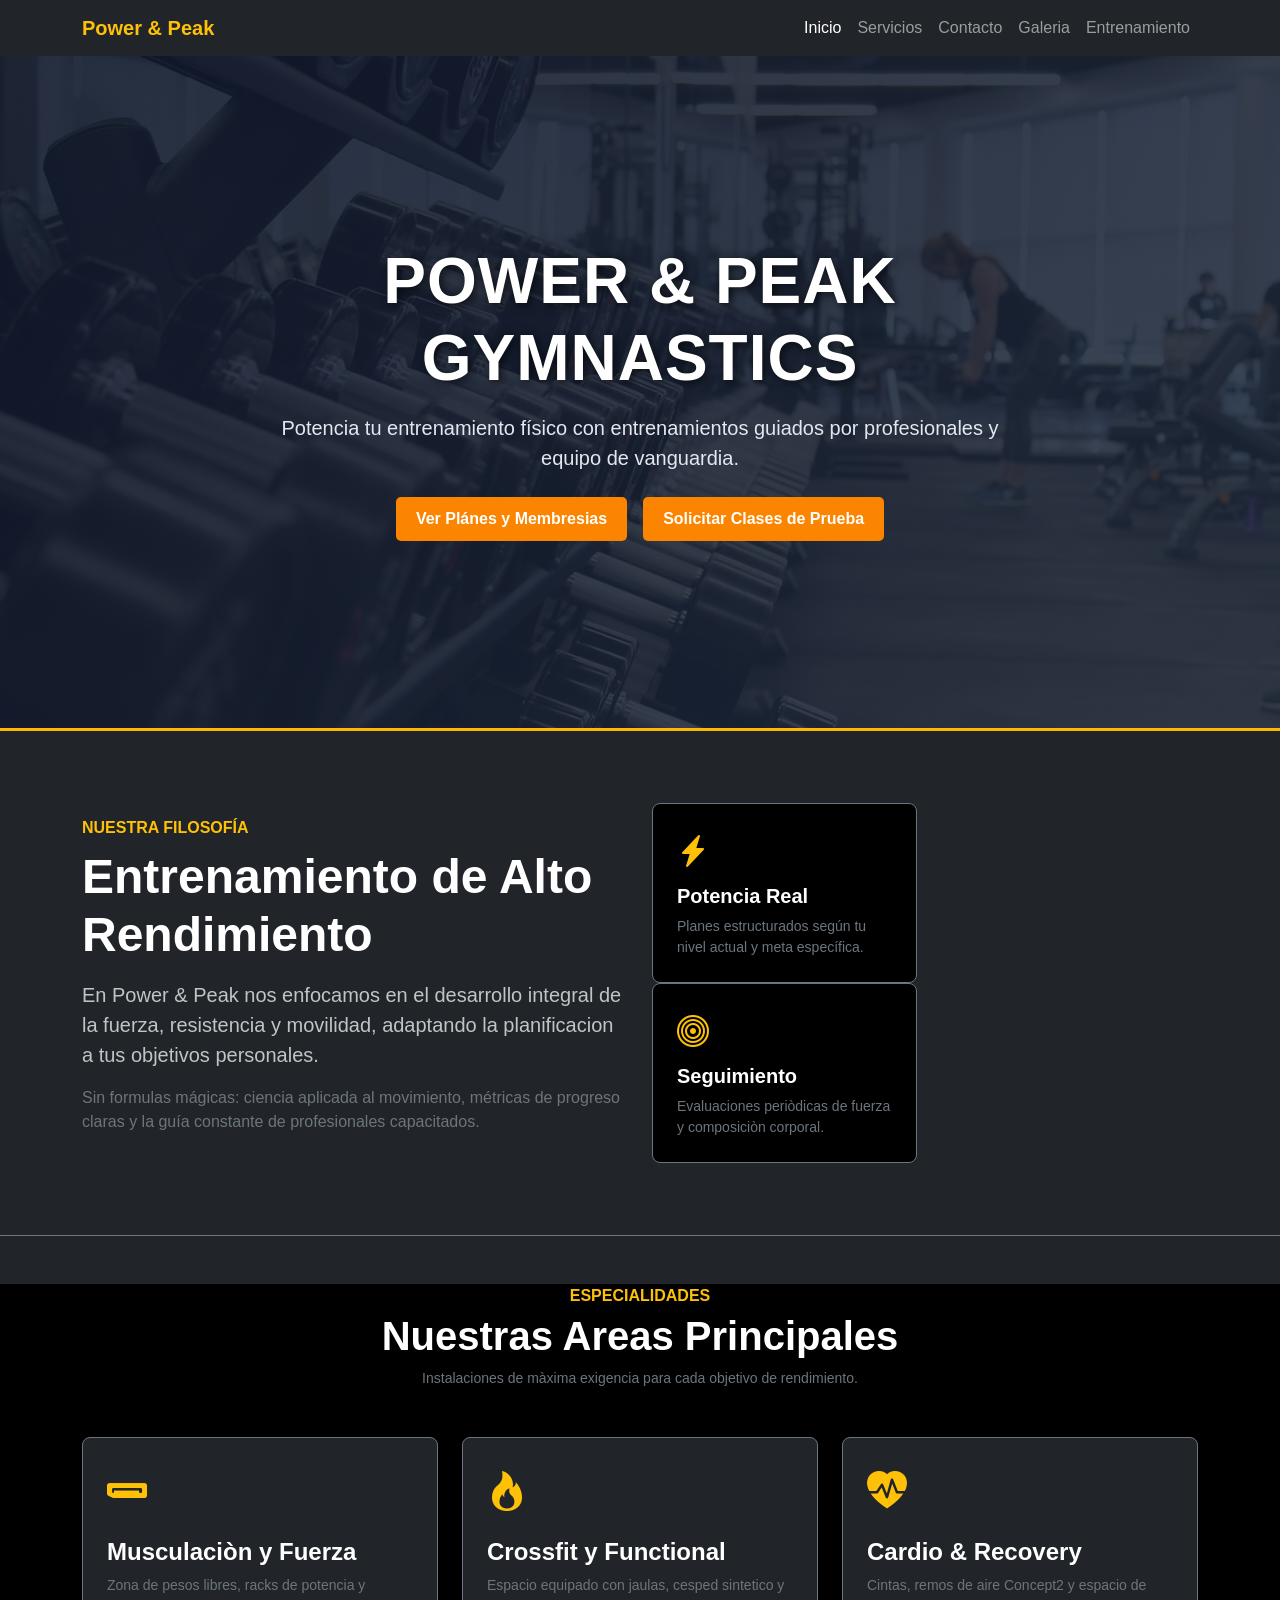
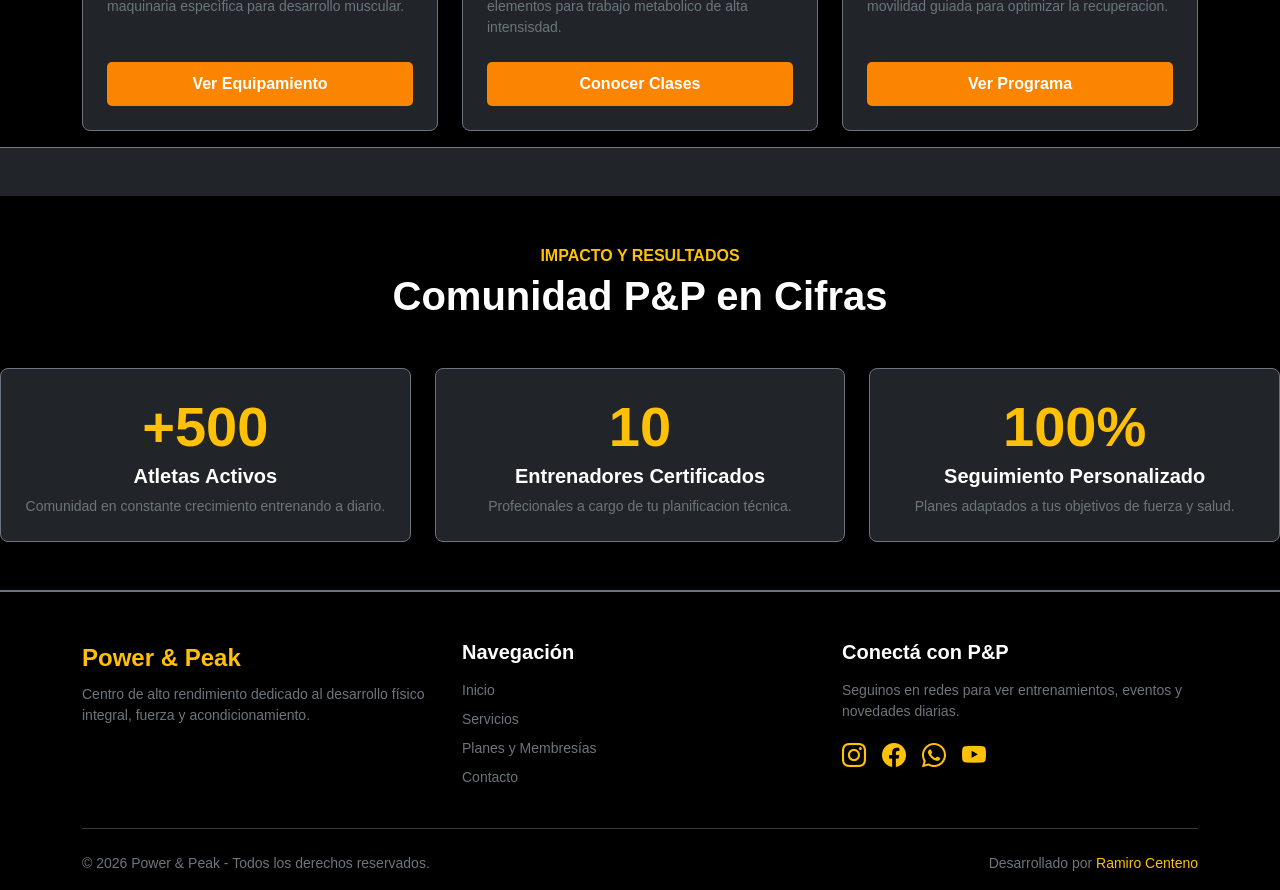
<file: index.html>
<!DOCTYPE html>
<html lang="es">

<head>
    <meta charset="UTF-8">
    <meta name="viewport" content="width=device-width, initial-scale=1.0">
    <title>Power & Peak | Centro de Alto Rendimiento en Catamarca</title>
    <meta name="description" content="Centro de alto rendimiento en Catamarca. Entrenamiento de fuerza, musculación, functional, crossfit y recovery guiados por profesionales.">
    <meta name="keywords" content="gimnasio catamarca, alto rendimiento, musculación, crossfit, entrenamiento funcional, power and peak.">
    <meta name="author" content="Ramiro Centeno">
    <!-- Bootstrap 5 CSS -->
    <link href="https://cdn.jsdelivr.net/npm/bootstrap@5.3.8/dist/css/bootstrap.min.css" rel="stylesheet">
    <!-- ESTILOS PROPIOS SCSS/CSS -->
    <link rel="stylesheet" href="css/style.css">
    <!-- AOS CSS CDN -->
    <link href="https://unpkg.com/aos@2.3.1/dist/aos.css" rel="stylesheet">
    <!-- Bootstrap Icons CDN -->
    <link rel="stylesheet" href="https://cdn.jsdelivr.net/npm/bootstrap-icons@1.11.3/font/bootstrap-icons.min.css">
</head>

<body class="bg-dark text-white">

    <!-- NAV / NAVEGACIÓN -->
    <nav class="navbar navbar-expand-lg navbar-dark bg-dark sticky-top">
        <div class="container">
            <a class="navbar-brand fw-bold text-warning" href="index.html">Power & Peak</a>

            <!-- BOTON HAMBURGUESA PARA PARA MOBILE -->
            <button class="navbar-toggler" type="button" data-bs-toggle="collapse" data-bs-target="#navbarNav"
                aria-controls="navbarNav" aria-expanded="false" aria-label="Toggle navigation">
                <span class="navbar-toggler-icon"></span>
            </button>

            <!-- ENLACE DE NAVEGACION -->
            <div class="collapse navbar-collapse" id="navbarNav">
                <ul class="navbar-nav ms-auto">
                    <li class="nav-item"><a class="nav-link active" href="index.html">Inicio</a></li>
                    <li class="nav-item"><a class="nav-link" href="pages/servicios.html">Servicios</a></li>
                    <li class="nav-item"><a class="nav-link" href="pages/contacto.html">Contacto</a></li>
                    <li class="nav-item"><a class="nav-link" href="pages/galeria.html">Galeria</a></li>
                    <li class="nav-item"><a class="nav-link" href="pages/entrenamiento.html">Entrenamiento</a></li>
                </ul>
            </div>
        </div>
    </nav>

    <!-- HEADER / HERO -->
    <header class="hero-section d-flex align-items-center justify-content-center text-center text-white">
        <div class="container hero-content" data-aos="zoom-in">
            <h1 class="display-3 fw-bold text-uppercase mb-3">Power & Peak Gymnastics</h1>
            <p class="lead mb-4 mx-auto style-hero-text">Potencia tu entrenamiento físico con entrenamientos guiados por
                profesionales y equipo de vanguardia.</p>
            <div class="d-flex justify-content-center gap-3 flex-wrap">
                <a href="pages/entrenamiento.html" class="btn-custom">Ver Plánes y Membresias</a>
                <a href="pages/contacto.html" class="btn-custom btn-secondary-custom">Solicitar Clases de Prueba</a>
            </div>
        </div>
    </header>

    <!-- MAIN / CONTENIDO PRINCIPAL -->
    <main>
        <!-- FILOSOFIA / PROPUESTA DE VALOR-->
        <section class="py-5 bg-dark text-white border-bottom border-secondary">
            <div class="container py-4">
                <div class="row align-items-center g-4">
                    <div class="col-lg-6" data-aos="fade-right">
                        <span class="text-warning text-uppercase fw-bold tracking-wide">Nuestra Filosofía</span>
                        <h2 class="display-5 fw-bold mt-2 mb-3">Entrenamiento de Alto Rendimiento</h2>
                        <p class="lead text-light opacity-75">En Power & Peak nos enfocamos en el desarrollo integral de
                            la fuerza, resistencia y movilidad, adaptando
                            la planificacion a tus objetivos personales.</p>
                        <p class="text-secondary">Sin formulas mágicas: ciencia aplicada al movimiento, métricas de
                            progreso claras y la guía constante de profesionales capacitados.</p>
                    </div>
                    <div class="col-lg-6" data-aos="fade-left">
                        <div class="row g-3">
                            <div class="col-sm-6">
                                <div class="p-4 rounded-3 bg-black border border-secondary h-100">
                                    <div class="text-warning mb-2 fs-2"><i class="bi bi-lightning-charge-fill"></i></div>
                                    <h3 class="h5 text-white fw-bold">Potencia Real</h3>
                                    <p class="small text-secondary mb-0">Planes estructurados según tu nivel actual y meta
                                        específica.</p>
                                </div>
                            </div>
                        </div>
                        <div class="row g-3">
                            <div class="col-sm-6">
                                <div class="p-4 rounded-3 bg-black border border-secondary h-100">
                                    <div class="text-warning mb-2 fs-2"><i class="bi bi-bullseye"></i></div>
                                    <h3 class="h5 text-white fw-bold">Seguimiento</h3>
                                    <p class="small text-secondary mb-0">Evaluaciones periòdicas de fuerza y composiciòn
                                        corporal.</p>
                                </div>
                            </div>
                        </div>
                    </div>
                </div>
            </div>
        </section>

        <!-- AREAS DESTACADAS CON GRILLA BOOTSTRAP -->
        <section class="my-5 bg-black text-white border-bottom border-secondary">
            <div class="container my-3">
                <div class="text-center mb-5" data-aos="fade-up">
                    <span class="text-warning text-uppercase fw-bold tracking-wide">Especialidades</span>
                    <h2 class="display-6 fw-bold mt-1">Nuestras Areas Principales</h2>
                    <p class="text-secondary small">Instalaciones de màxima exigencia para cada objetivo de rendimiento.</p>
                </div>

                <div class="row g-4">
                    <!-- Area 1 -->
                    <div class="col-12 col-md-4" data-aos="fade-up" data-aos-delay="100">
                        <article class="p-4 rounded-3 bg-dark border border-secondary h-100 d-flex flex-column justify-content-between">
                            <div>
                                <div class="text-warning fs-1 mb-3"><i class="bi bi-displayport-fill"></i></div>
                                <h3 class="h4 fw-bold text-white mb-2">Musculaciòn y Fuerza</h3>
                                <p class="small text-secondary mb-4">Zona de pesos libres, racks de potencia y maquinaria especìfica para desarrollo muscular.</p>
                            </div>
                            <a href="pages/servicios.html" class="btn-custom w-100 text-center">Ver Equipamiento</a>
                        </article>
                    </div>
                    <!-- Area 2 -->
                    <div class="col-12 col-md-4" data-aos="fade-up" data-aos-delay="200">
                        <article class="p-4 rounded-3 bg-dark border border-secondary h-100 d-flex flex-column justify-content-between">
                            <div>
                                <div class="text-warning fs-1 mb-3"><i class="bi bi-fire"></i></div>
                                <h3 class="h4 fw-bold text-white mb-2">Crossfit y Functional</h3>
                                <p class="small text-secondary mb-4">Espacio equipado con jaulas, cesped sintetico y elementos para trabajo metabolico de alta intensisdad.</p>
                            </div>
                            <a href="pages/servicios.html" class="btn-custom w-100 text-center">Conocer Clases</a>
                        </article>
                    </div>
                    <!-- Area 3 -->
                    <div class="col-12 col-md-4" data-aos="fade-up" data-aos-delay="300">
                        <article class="p-4 rounded-3 bg-dark border border-secondary h-100 d-flex flex-column justify-content-between">
                            <div>
                                <div class="text-warning fs-1 mb-3"><i class="bi bi-heart-pulse-fill"></i></div>
                                <h3 class="h4 fw-bold text-white mb-2">Cardio & Recovery</h3>
                                <p class="small text-secondary mb-4">Cintas, remos de aire Concept2 y espacio de movilidad guiada para optimizar la recuperacion.</p>
                            </div>
                            <a href="pages/servicios.html" class="btn-custom w-100 text-center">Ver Programa</a>
                        </article>
                    </div>
                </div>
            </div>
        </section>

        <!-- METRICAS / LOGROS -->
        <section class="py-5 bg-black text-white border-bottom border-secondary">
            <div class="container-py-3">
                <div class="text-center mb-5 data" data-aos="fade-up">
                    <span class="text-warning text-uppercase fw-bold tracking-wide">Impacto y Resultados</span>
                    <h2 class="display-6 fw-bold mt-1">Comunidad P&P en Cifras</h2>
                </div>

                <div class=" row g-4 text-center">
                    <div class="col-12 col-md-4" data-aos="zoom-in" data-aos-delay="100">
                        <div class="p-4 rounded-3 bg-dark border border-secondary h-100">
                            <span class="display-4 fw-bold text-warning d-block mb-1">+500</span>
                            <h3 class="h5 fw-semibold text-white">Atletas Activos</h3>
                            <p class="small text-secondary mb-0">Comunidad en constante crecimiento entrenando a diario.
                            </p>
                        </div>
                    </div>



                    <div class="col-12 col-md-4" data-aos="zoom-in" data-aos-delay="200">
                        <div class="p-4 rounded-3 bg-dark border border-secondary h-100">
                            <span class="display-4 fw-bold text-warning d-block mb-1">10</span>
                            <h3 class="h5 fw-semibold text-white">Entrenadores Certificados</h3>
                            <p class="small text-secondary mb-0">Profecionales a cargo de tu planificacion técnica.</p>
                        </div>
                    </div>



                    <div class="col-12 col-md-4" data-aos="zoom-in" data-aos-delay="300">
                        <div class="p-4 rounded-3 bg-dark border border-secondary h-100">
                            <span class="display-4 fw-bold text-warning d-block mb-1">100%</span>
                            <h3 class="h5 fw-semibold text-white">Seguimiento Personalizado</h3>
                            <p class="small text-secondary mb-0">Planes adaptados a tus objetivos de fuerza y salud.</p>
                        </div>
                    </div>

                </div>
            </div>
        </section>
    </main>

    <!-- FOOTER / PIE DE PÁGINA -->
    <footer class="bg-black text-white pt-5 pb-3 border-top border-secondary">
        <div class="container">
            <div class="row g-4 mb-4">
                
                <!-- Columna 1: Marca -->
                <div class="col-12 col-md-4">
                    <a class="navbar-brand fw-bold text-warning fs-4 d-block mb-2" href="../index.html">Power & Peak</a>
                    <p class="small text-secondary">
                        Centro de alto rendimiento dedicado al desarrollo físico integral, fuerza y acondicionamiento.
                    </p>
                </div>

                <!-- Columna 2: Navegación Rápida -->
                <div class="col-12 col-md-4">
                    <h5 class="text-white fw-semibold mb-3">Navegación</h5>
                    <ul class="list-unstyled small">
                        <li class="mb-2"><a href="../index.html" class="text-secondary text-decoration-none hover-warning">Inicio</a></li>
                        <li class="mb-2"><a href="servicios.html" class="text-secondary text-decoration-none hover-warning">Servicios</a></li>
                        <li class="mb-2"><a href="entrenamiento.html" class="text-secondary text-decoration-none hover-warning">Planes y Membresías</a></li>
                        <li class="mb-2"><a href="contacto.html" class="text-secondary text-decoration-none hover-warning">Contacto</a></li>
                    </ul>
                </div>

                <!-- Columna 3: Redes Sociales -->
                <div class="col-12 col-md-4">
                    <h5 class="text-white fw-semibold mb-3">Conectá con P&P</h5>
                    <p class="small text-secondary mb-3">Seguinos en redes para ver entrenamientos, eventos y novedades diarias.</p>
                    <div class="d-flex gap-3">
                        <a href="https://instagram.com" target="_blank" class="text-warning fs-4" aria-label="Instagram"><i class="bi bi-instagram"></i></a>
                        <a href="https://facebook.com" target="_blank" class="text-warning fs-4" aria-label="Facebook"><i class="bi bi-facebook"></i></a>
                        <a href="https://whatsapp.com" target="_blank" class="text-warning fs-4" aria-label="WhatsApp"><i class="bi bi-whatsapp"></i></a>
                        <a href="https://youtube.com" target="_blank" class="text-warning fs-4" aria-label="YouTube"><i class="bi bi-youtube"></i></a>
                    </div>
                </div>

            </div>

            <hr class="border-secondary opacity-50">

            <!-- Copyright -->
            <div class="row align-items-center small text-secondary pt-2">
                <div class="col-md-6 text-center text-md-start">
                    &copy; 2026 Power & Peak - Todos los derechos reservados.
                </div>
                <div class="col-md-6 text-center text-md-end mt-2 mt-md-0">
                    Desarrollado por <span class="text-warning">Ramiro Centeno</span>
                </div>
            </div>
        </div>
    </footer>
    <script src="https://cdn.jsdelivr.net/npm/bootstrap@5.3.8/dist/js/bootstrap.bundle.min.js"></script>
    <!-- AOS JS CDN -->
    <script src="https://unpkg.com/aos@2.3.1/dist/aos.js"></script>
    <!-- Scrip para inicializar animaciones -->
    <script>
        AOS.init({
            duration: 800,  // Duracion de la animacion en milisegundos (0.8s)
            once: true  // Para que la animacion ocurra una sola vez al bajar
        });
    </script>
</body>

</html>
</file>
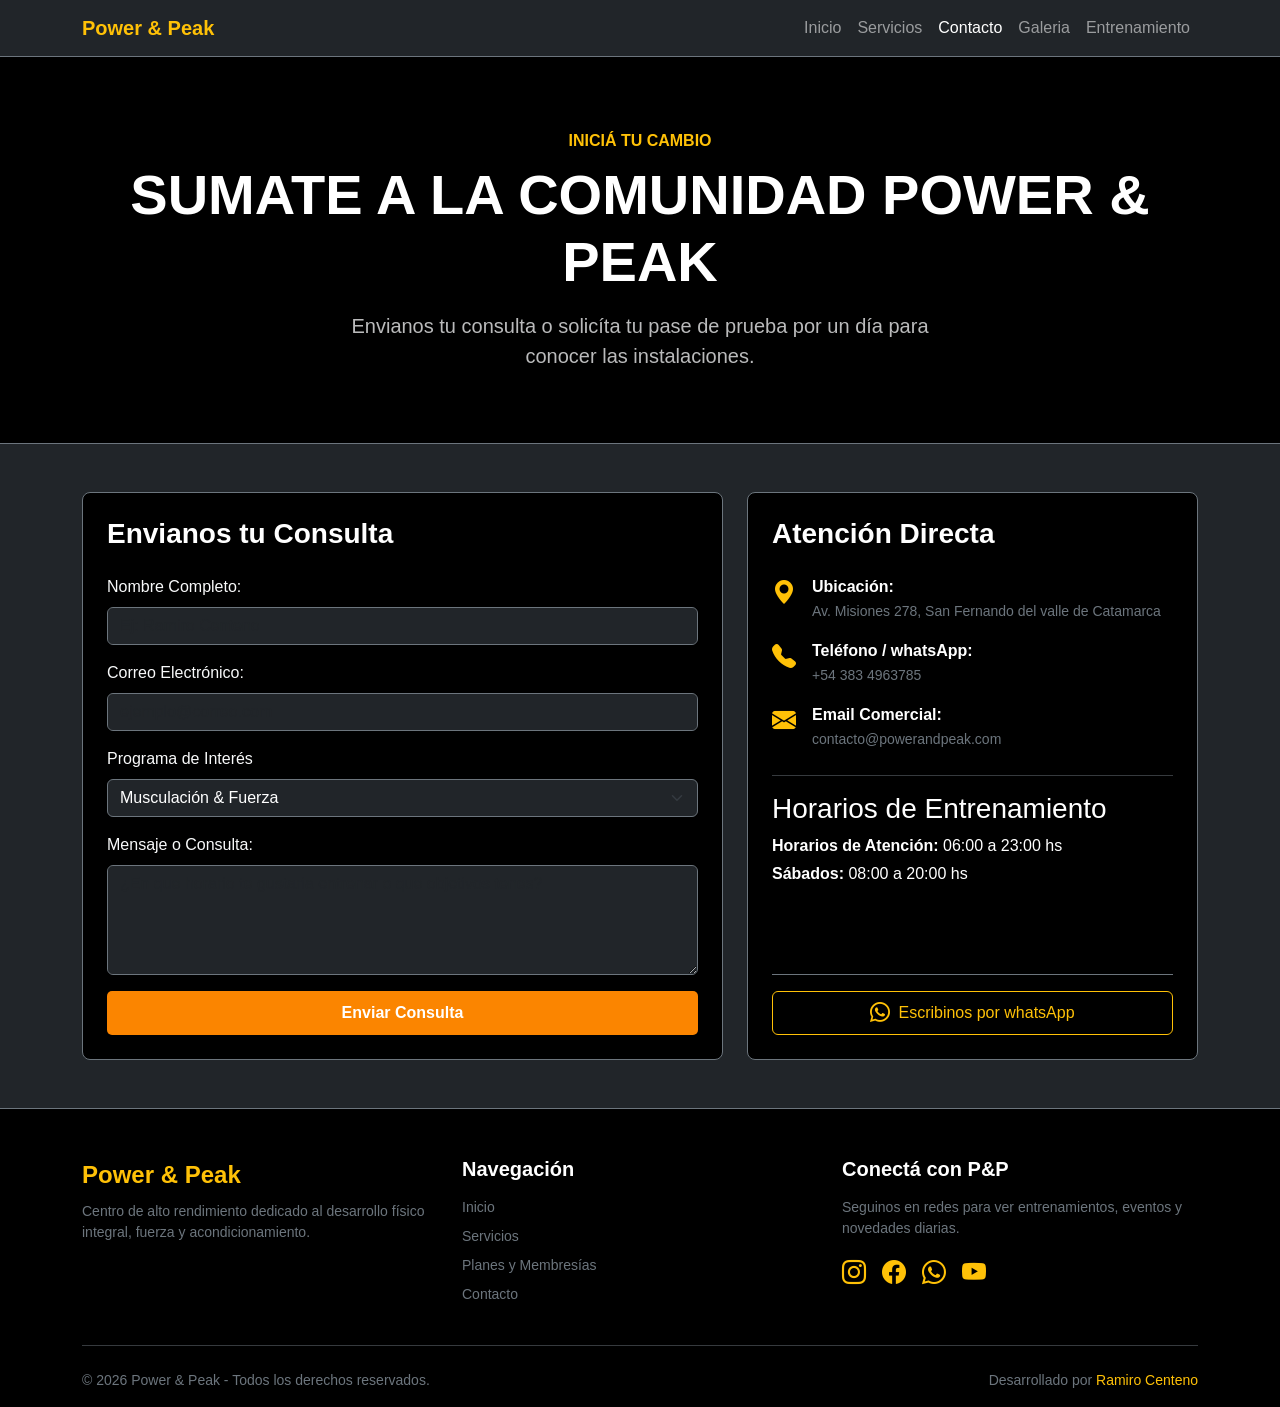
<file: pages/contacto.html>
<!DOCTYPE html>
<html lang="es">

<head>
    <meta charset="UTF-8">
    <meta name="viewport" content="width=device-width, initial-scale=1.0">
    <!-- Meta Etiquetas SEO -->
    <title>Contacto y Ubicación | Power & Peak Gymnastics</title>
    <meta name="description"
        content="Ponete en contacto con el equipo de Power & Peak en Catamarca. Agenda tu clase de pruba gratis o consulta por pases y horarios.">
    <meta name="keywords"
        content="contacto gimnasio, ubicación power and peak, gimnasio catamarca, pase de prueba, consulta membresias.">
    <meta name="author" content="Ramiro Centeno">
    <!-- Bootstrap 5 CSS -->
    <link href="https://cdn.jsdelivr.net/npm/bootstrap@5.3.8/dist/css/bootstrap.min.css" rel="stylesheet">
    <!-- Bootstrap Icons CDN -->
    <link rel="stylesheet" href="https://cdn.jsdelivr.net/npm/bootstrap-icons@1.11.3/font/bootstrap-icons.min.css">
    <!-- ESTILOS PROPIOS SCSS/CSS -->
    <link rel="stylesheet" href="../css/style.css">
    <!-- AOS CSS CDN -->
    <link href="https://unpkg.com/aos@2.3.1/dist/aos.css" rel="stylesheet">
</head>

<body class="bg-dark text-white">

    <!-- NAV / NAVEGACIÓN -->
    <nav class="navbar navbar-expand-lg navbar-dark bg-dark sticky-top border-bottom border-secondary">
        <div class="container">
            <a class="navbar-brand fw-bold text-warning" href="../index.html">Power & Peak</a>
            <button class="navbar-toggler" type="button" data-bs-toggle="collapse" data-bs-target="#navbarNav" aria-controls="navbarNav" aria-expanded="false" aria-label="Toggle navigation">
                <span class="navbar-toggler-icon"></span>
            </button>
            <div class="collapse navbar-collapse" id="navbarNav">
                <ul class="navbar-nav ms-auto">
                    <li class="nav-item"><a class="nav-link" href="../index.html">Inicio</a></li>
                    <li class="nav-item"><a class="nav-link" href="servicios.html">Servicios</a></li>
                    <li class="nav-item"><a class="nav-link active" href="contacto.html">Contacto</a></li>
                    <li class="nav-item"><a class="nav-link" href="galeria.html">Galeria</a></li>
                    <li class="nav-item"><a class="nav-link" href="entrenamiento.html">Entrenamiento</a></li>
                </ul>
            </div>
        </div>
    </nav>
    <!-- HEADER / HERO DE CONTACTO -->
    <header class="py-5 bg-black text-center border-bottom border-secondary">
        <div class="container my-4" data-aos="zoom-in">
            <span class="text-warning text text-uppercase fw-bold tracking-wide">Iniciá tu Cambio</span>
            <h1 class="display-4 fw-bold text-uppercase mt-2 mb-3">Sumate a la Comunidad Power & Peak</h1>
            <p class="lead mb-0 mx-auto text-light opacity-75" style="max-width: 650px;">Envianos tu consulta o solicíta
                tu pase de prueba por un día para conocer las instalaciones.</p>
        </div>
    </header>

    <!-- MAIN CONTENIDO PRINCIPAL  -->
    <main class="container my-5">
        <div class="row g-4">

            <!-- COLUMNA IZQUIERDA: FORMULARIO DE CONTACTO -->
            <section class="col-12 col-md-7" data-aos="fade-right">
                <div class="p-4 rounded-3 bg-black border border-secondary h-100">
                    <h2 class="h3 fw-bold text-white mb-4">Envianos tu Consulta</h2>

                    <form action="#" method="POST">
                        <div class="mb-3">
                            <label for="nombre" class="form-label text-light">Nombre Completo:</label>
                            <input type="text" id="nombre" name="nombre"
                                class="form-control bg-dark text-white border-secondary"
                                placeholder="Ej: Ramiro Centeno" required>
                        </div>

                        <div class="mb-3">
                            <label for="email" class="form-label text-light">Correo Electrónico:</label>
                            <input type="email" id="email" name="email"
                                class="form-control bg-dark text-white border-secondary"
                                placeholder="ejemplo@correo.com" required>
                        </div>

                        <div class="mb-3">
                            <label for="programa" class="form-label text-light">Programa de Interés</label>
                            <select name="programa" id="progrma"
                                class="form-select bg-dark text-white border-secondary">
                                <option value="musculacion">Musculación & Fuerza</option>
                                <option value="crossfit">Crossfit & Funcional</option>
                                <option value="personalizado">Personalizado 1 a 1</option>
                                <option value="recovery">Cardio & Recovery</option>
                            </select>
                        </div>

                        <div class="mb-3">
                            <label for="mensaje" class="form-label text-light">Mensaje o Consulta:</label>
                            <textarea name="mensaje" id="mensaje" rows="4"
                                class="form-control bg-dark text-white border-secondary"
                                placeholder="¿En que horario te gustaria entrenar o que objetivos tenes?"></textarea>
                        </div>

                        <button class="btn-custom w-100 text-center" type="submit">Enviar Consulta</button>
                    </form>
                </div>
            </section>
            <!-- COLUMNA DERECHA: UBICACION Y CONTACTO DIRECTO -->
            <section class="col-12 col-lg-5" data-aos="fade-left">
                <div
                    class="p-4 rounded-3 bg-black border border-secondary h-100 d-flex flex-column justify-content-between">
                    <div>
                        <h2 class="h3 fw-bold text-white mb-4">Atención Directa</h2>

                        <div class="d-flex align-items-start mb-3">
                            <i class="bi bi-geo-alt-fill text-warning fs-4 me-3"></i>
                            <div>
                                <strong class="d-block text-white">Ubicación:</strong>
                                <span class="text-secondary small">Av. Misiones 278, San Fernando del valle de
                                    Catamarca</span>
                            </div>
                        </div>

                        <div class="d-flex align-items-start mb-3">
                            <i class="bi bi-telephone-fill text-warning fs-4 me-3"></i>
                            <div>
                                <strong class="d-block text-white">Teléfono / whatsApp:</strong>
                                <span class="text-secondary small">+54 383 4963785</span>
                            </div>
                        </div>

                        <div class="d-flex align-items-start mb-4">
                            <i class="bi bi-envelope-fill text-warning fs-4 me-3"></i>
                            <div>
                                <strong class="d-block text-white">Email Comercial:</strong>
                                <span class="text-secondary small">contacto@powerandpeak.com</span>
                            </div>
                        </div>

                        <hr class="border-secondary opacity-50">

                        <h3>Horarios de Entrenamiento</h3>
                        <div>
                            <i></i>
                            <div>
                                <p class="mb-1"><strong class="text-white">Horarios de Atención:</strong> 06:00 a 23:00
                                    hs</p>
                                <p class="mb-0"><strong class="text-white">Sábados:</strong> 08:00 a 20:00 hs</p>
                            </div>
                        </div>

                    </div>

                    <!-- BOTON WHATSAPP DIRECTO -->
                    <div class="mt-4 pt-3 border-top border-secondary">
                        <a href="https://wa.me/543834963785" target="_blank"
                            class="btn btn-outline-warning w-100 d-flex align-items-center justify-content-center gap-2"><i
                                class="bi bi-whatsapp fs-5"></i>Escribinos por whatsApp</a>

                    </div>
                </div>
            </section>
        </div>
    </main>

    <!-- FOOTER / PIE DE PÁGINA -->
    <footer class="bg-black text-white pt-5 pb-3 border-top border-secondary">
        <div class="container">
            <div class="row g-4 mb-4">
                
                <!-- Columna 1: Marca -->
                <div class="col-12 col-md-4">
                    <a class="navbar-brand fw-bold text-warning fs-4 d-block mb-2" href="../index.html">Power & Peak</a>
                    <p class="small text-secondary">
                        Centro de alto rendimiento dedicado al desarrollo físico integral, fuerza y acondicionamiento.
                    </p>
                </div>

                <!-- Columna 2: Navegación Rápida -->
                <div class="col-12 col-md-4">
                    <h5 class="text-white fw-semibold mb-3">Navegación</h5>
                    <ul class="list-unstyled small">
                        <li class="mb-2"><a href="../index.html" class="text-secondary text-decoration-none hover-warning">Inicio</a></li>
                        <li class="mb-2"><a href="servicios.html" class="text-secondary text-decoration-none hover-warning">Servicios</a></li>
                        <li class="mb-2"><a href="entrenamiento.html" class="text-secondary text-decoration-none hover-warning">Planes y Membresías</a></li>
                        <li class="mb-2"><a href="contacto.html" class="text-secondary text-decoration-none hover-warning">Contacto</a></li>
                    </ul>
                </div>

                <!-- Columna 3: Redes Sociales -->
                <div class="col-12 col-md-4">
                    <h5 class="text-white fw-semibold mb-3">Conectá con P&P</h5>
                    <p class="small text-secondary mb-3">Seguinos en redes para ver entrenamientos, eventos y novedades diarias.</p>
                    <div class="d-flex gap-3">
                        <a href="https://instagram.com" target="_blank" class="text-warning fs-4" aria-label="Instagram"><i class="bi bi-instagram"></i></a>
                        <a href="https://facebook.com" target="_blank" class="text-warning fs-4" aria-label="Facebook"><i class="bi bi-facebook"></i></a>
                        <a href="https://whatsapp.com" target="_blank" class="text-warning fs-4" aria-label="WhatsApp"><i class="bi bi-whatsapp"></i></a>
                        <a href="https://youtube.com" target="_blank" class="text-warning fs-4" aria-label="YouTube"><i class="bi bi-youtube"></i></a>
                    </div>
                </div>

            </div>

            <hr class="border-secondary opacity-50">

            <!-- Copyright -->
            <div class="row align-items-center small text-secondary pt-2">
                <div class="col-md-6 text-center text-md-start">
                    &copy; 2026 Power & Peak - Todos los derechos reservados.
                </div>
                <div class="col-md-6 text-center text-md-end mt-2 mt-md-0">
                    Desarrollado por <span class="text-warning">Ramiro Centeno</span>
                </div>
            </div>
        </div>
    </footer>
    <script src="https://cdn.jsdelivr.net/npm/bootstrap@5.3.8/dist/js/bootstrap.bundle.min.js"></script>
    <!-- AOS JS CDN -->
    <script src="https://unpkg.com/aos@2.3.1/dist/aos.js"></script>
    <!-- Scrip para inicializar animaciones -->
    <script>
        AOS.init({
            duration: 800,  // Duracion de la animacion en milisegundos (0.8s)
            once: true  // Para que la animacion ocurra una sola vez al bajar
        });
    </script>
</body>

</html>
</file>
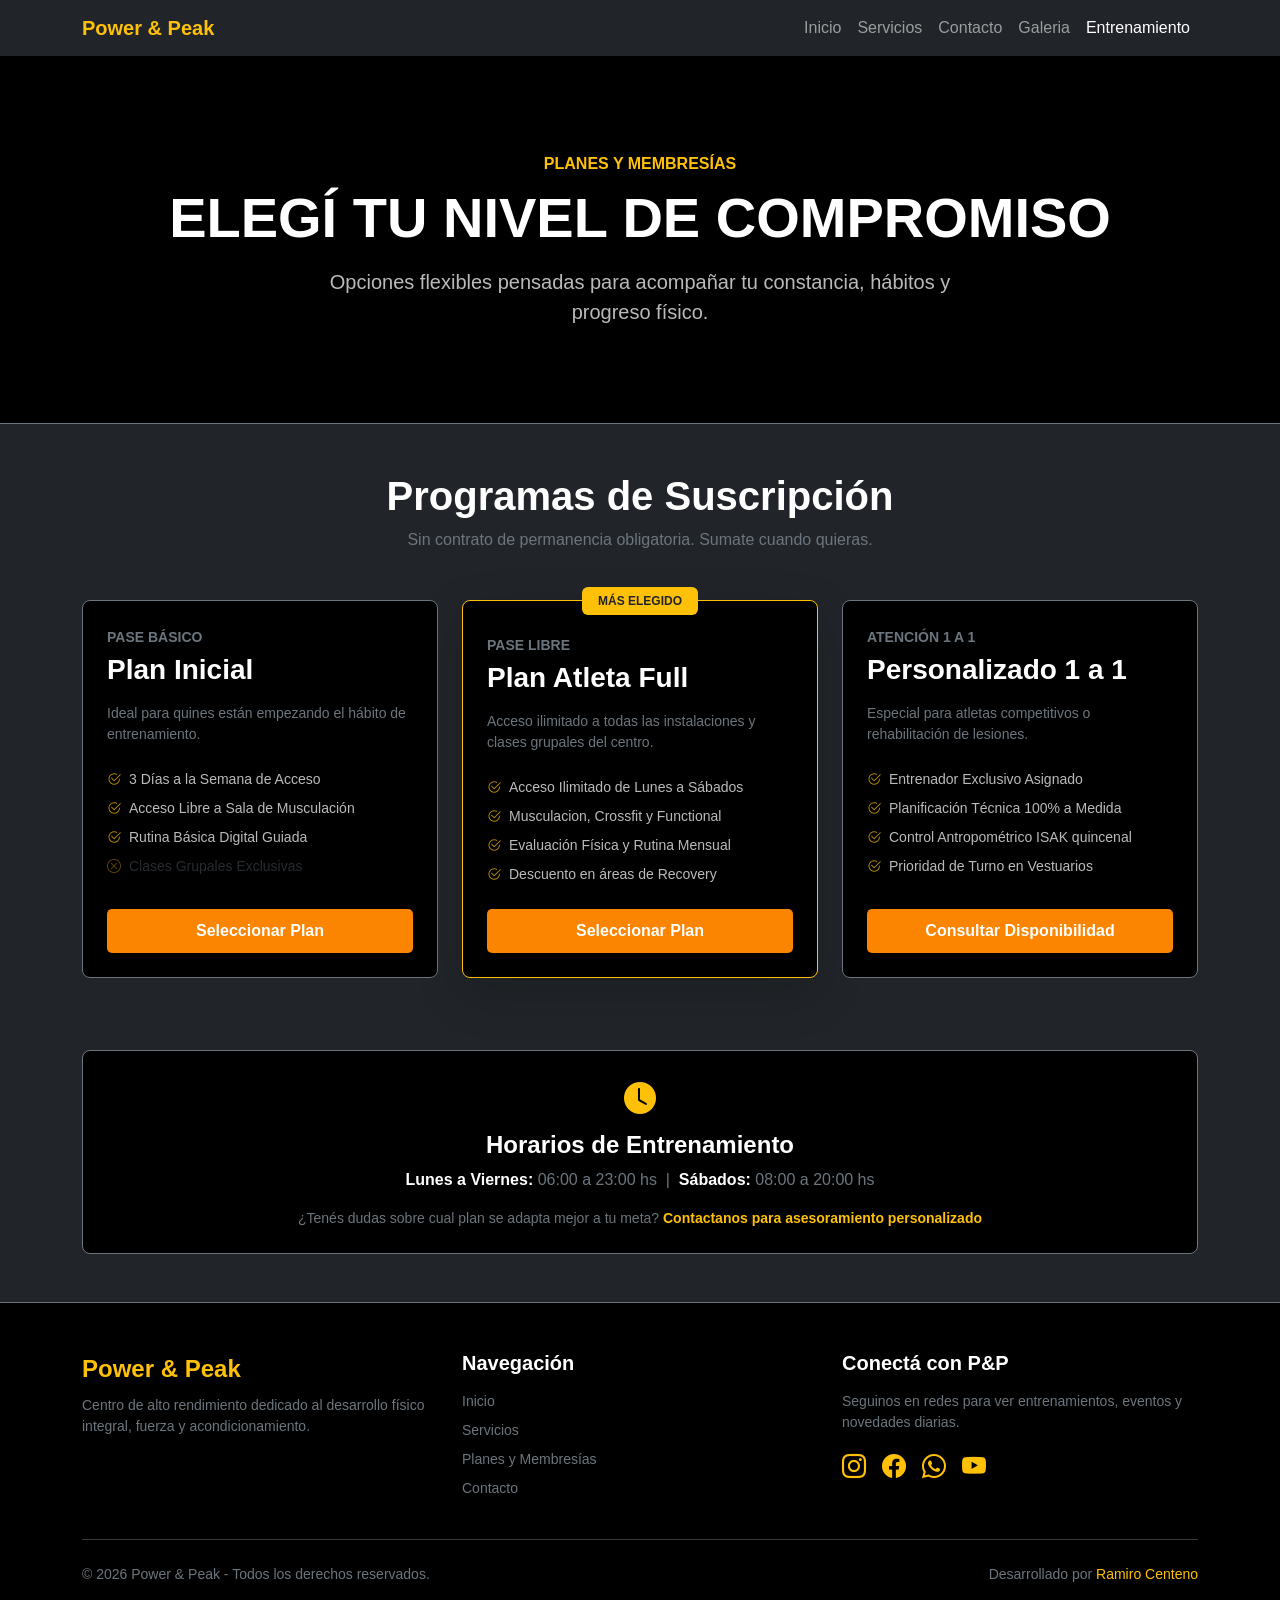
<file: pages/entrenamiento.html>
<!DOCTYPE html>
<html lang="es">

<head>
    <meta charset="UTF-8">
    <meta name="viewport" content="width=device-width, initial-scale=1.0">
    <!-- Metas Etiquetas SEO -->
    <title>Planes y Membresías | Power & Peak Gymnastics</title>
    <meta name="description"
        content="Elegí el plan de entrenamiento que más se adapte a tus metas: musculacion, pases libres, crossfit o entrenamiento personalizado 1 a 1 en Catamarca.">
    <meta name="keywords"
        content="planes gimnasio, membresias, pase libre, personal trainer, precios gimnasios catamarca, power and peak">
    <meta name="author" content="Ramiro Centeno">
    <!-- Bootstrap 5 CSS -->
    <link href="https://cdn.jsdelivr.net/npm/bootstrap@5.3.8/dist/css/bootstrap.min.css" rel="stylesheet">
    <!-- Bootstrap Icons CDN -->
    <link rel="stylesheet" href="https://cdn.jsdelivr.net/npm/bootstrap-icons@1.11.3/font/bootstrap-icons.min.css">
    <!-- ESTILOS PROPIOS SCSS/CSS -->
    <link rel="stylesheet" href="../css/style.css">
    <!-- AOS CSS CDN -->
    <link href="https://unpkg.com/aos@2.3.1/dist/aos.css" rel="stylesheet">
</head>

<body class="bg-dark text-white">

    <!-- NAV / NAVEGACIÓN -->
    <nav class="navbar navbar-expand-lg navbar-dark bg-dark sticky-top">
        <div class="container">
            <a class="navbar-brand fw-bold text-warning" href="../index.html">Power & Peak</a>
            <button class="navbar-toggler" type="button" data-bs-toggle="collapse" data-bs-target="#navbarNav" aria-controls="navbarNav" aria-expanded="false" aria-label="Toggle navigation">
                <span class="navbar-toggler-icon"></span>
            </button>
            <div class="collapse navbar-collapse" id="navbarNav">
                <ul class="navbar-nav ms-auto">
                    <li class="nav-item"><a class="nav-link" href="../index.html">Inicio</a></li>
                    <li class="nav-item"><a class="nav-link" href="servicios.html">Servicios</a></li>
                    <li class="nav-item"><a class="nav-link" href="contacto.html">Contacto</a></li>
                    <li class="nav-item"><a class="nav-link" href="galeria.html">Galeria</a></li>
                    <li class="nav-item"><a class="nav-link active" href="entrenamiento.html">Entrenamiento</a>
                    </li>
                </ul>
            </div>
        </div>
    </nav>

    <!-- HEADER / HERO DE PLANES -->
    <header class="py-5 bg-black text-center border-bottom border-secondary">
        <div class="container my-5" data-aos="zoom-in">
            <span class="text-warning text-uppercase fw-bold tracking-wide">Planes y Membresías</span>
            <h1 class="display-4 fw-bold text-uppercase mt-2 mb-3">Elegí Tu Nivel de Compromiso</h1>
            <p class="lead mb-0 mx-auto text-light opacity-75" style="max-width: 650px;">Opciones flexibles pensadas para acompañar tu constancia, hábitos y progreso físico.</p>
        </div>
    </header>

    <!-- MAIN / CONTENIDO PRINCIPAL -->
    <main class="py-5">
        <div class="container">

            <div class="text-center mb-5" data-aos="fade-up">
                <h2 class="display-6 fw-bold">Programas de Suscripción</h2>
                <p class="text-secondary">Sin contrato de permanencia obligatoria. Sumate cuando quieras.</p>
            </div>

            <!-- GRILLA DE TARJETAS DE PLANES -->
            <div class="row g-4 align-items-stretch">

                <!-- plan 1: inicial -->
                <div class="col-12 col-md-4" data-aos="fade-up" data-aos-delay="100">
                    <article class="p-4 rounded-3 bg-black border border-secondary h-100 d-flex flex-column justify-content-between">
                        <div>
                            <span class="text-secondary text-uppercase small fw-bold tracking-wide">Pase Básico</span>
                            <h3 class="h3 fw-bold text-white mt-1 mb-3">Plan Inicial</h3>
                            <p class="small text-secondary mb-4">Ideal para quines están empezando el hábito de entrenamiento.</p>

                            <ul class="list-unstyled small text-light opacity-75 mb-4">
                                <li class="mb-2"><i class="bi bi-check2-circle text-warning me-2"></i>3 Días a la Semana de Acceso</li>
                                <li class="mb-2"><i class="bi bi-check2-circle text-warning me-2"></i>Acceso Libre a Sala de Musculación</li>
                                <li class="mb-2"><i class="bi bi-check2-circle text-warning me-2"></i>Rutina Básica Digital Guiada</li>
                                <li class="mb-2 text-secondary opacity-50"><i class="bi bi-x-circle text-warning me-2"></i>Clases Grupales Exclusivas</li>
                            </ul>
                        </div>
                        <a href="contacto.html" class="btn-custom w-100 text-center">Seleccionar Plan</a>
                    </article>
                </div>

                <!-- plan 2: atleta full (recomedado) -->
                <div class="col-12 col-md-4" data-aos="fade-up" data-aos-delay="200">
                    <article class="p-4 rounded-3 bg-black border border-warning position-relative h-100 d-flex flex-column justify-content-between shadow-lg">
                        <span class="position-absolute top-0 start-50 translate-middle badge bg-warning text-dark px-3 py-2 fw-bold text-uppercase">Más Elegido</span>
                        <div class="pt-2">
                            <span class="text-secondary text-uppercase small fw-bold tracking-wide">Pase Libre</span>
                            <h3 class="h3 fw-bold text-white mt-1 mb-3">Plan Atleta Full</h3>
                            <p class="small text-secondary mb-4">Acceso ilimitado a todas las instalaciones y clases grupales del centro.</p>

                            <ul class="list-unstyled small text-light opacity-75 mb-4">
                                <li class="mb-2"><i class="bi bi-check2-circle text-warning me-2"></i>Acceso Ilimitado de Lunes a Sábados</li>
                                <li class="mb-2"><i class="bi bi-check2-circle text-warning me-2"></i>Musculacion, Crossfit y Functional</li>
                                <li class="mb-2"><i class="bi bi-check2-circle text-warning me-2"></i>Evaluación Física y Rutina Mensual</li>
                                <li class="mb-2"><i class="bi bi-check2-circle text-warning me-2"></i>Descuento en áreas de Recovery</li>
                            </ul>
                        </div>
                        <a href="contacto.html" class="btn-custom w-100 text-center">Seleccionar Plan</a>
                    </article>
                </div>

                 <!-- plan 3: Personalizado -->
                <div class="col-12 col-md-4" data-aos="fade-up" data-aos-delay="300">
                    <article class="p-4 rounded-3 bg-black border border-secondary h-100 d-flex flex-column justify-content-between">
                        <div>
                            <span class="text-secondary text-uppercase small fw-bold tracking-wide">Atención 1 a 1</span>
                            <h3 class="h3 fw-bold text-white mt-1 mb-3">Personalizado 1 a 1</h3>
                            <p class="small text-secondary mb-4">Especial para atletas competitivos o rehabilitación de lesiones.</p>

                            <ul class="list-unstyled small text-light opacity-75 mb-4">
                                <li class="mb-2"><i class="bi bi-check2-circle text-warning me-2"></i>Entrenador Exclusivo Asignado</li>
                                <li class="mb-2"><i class="bi bi-check2-circle text-warning me-2"></i>Planificación Técnica 100% a Medida</li>
                                <li class="mb-2"><i class="bi bi-check2-circle text-warning me-2"></i>Control Antropométrico ISAK quincenal</li>
                                <li class="mb-2"><i class="bi bi-check2-circle text-warning me-2"></i>Prioridad de Turno en Vestuarios</li>
                            </ul>
                        </div>
                        <a href="contacto.html" class="btn-custom w-100 text-center">Consultar Disponibilidad</a>
                    </article>
                </div>

            </div>

            <!-- SECCION SECUNDARIA: HORARIOS Y DUDAS -->
             <section class="mt-5 pt-4" data-aos="fade-up">
                <div class="p-4 rounded-3 bg-black border border-secondary text-center">
                    <div class="text-warning fs-2 mb-2"><i class="bi bi-clock-fill"></i></div>
                    <h3 class="h4 fw-bold text-white mb-2">Horarios de Entrenamiento</h3>
                    <p class="text-secondary mb-3">
                        <strong class="text-white">Lunes a Viernes:</strong> 06:00 a 23:00 hs &nbsp;|&nbsp;
                        <strong class="text-white">Sábados:</strong> 08:00 a 20:00 hs
                    </p>
                    <p class="small text-secondary mb-0">¿Tenés dudas sobre cual plan se adapta mejor a tu meta? <a href="contacto.html" class="text-warning text-decoration-none fw-semibold">Contactanos para asesoramiento personalizado</a></p>
                </div>
             </section>
        </div>
    </main>

    <!-- FOOTER / PIE DE PÁGINA -->
    <footer class="bg-black text-white pt-5 pb-3 border-top border-secondary">
        <div class="container">
            <div class="row g-4 mb-4">
                
                <!-- Columna 1: Marca -->
                <div class="col-12 col-md-4">
                    <a class="navbar-brand fw-bold text-warning fs-4 d-block mb-2" href="../index.html">Power & Peak</a>
                    <p class="small text-secondary">
                        Centro de alto rendimiento dedicado al desarrollo físico integral, fuerza y acondicionamiento.
                    </p>
                </div>

                <!-- Columna 2: Navegación Rápida -->
                <div class="col-12 col-md-4">
                    <h5 class="text-white fw-semibold mb-3">Navegación</h5>
                    <ul class="list-unstyled small">
                        <li class="mb-2"><a href="../index.html" class="text-secondary text-decoration-none hover-warning">Inicio</a></li>
                        <li class="mb-2"><a href="servicios.html" class="text-secondary text-decoration-none hover-warning">Servicios</a></li>
                        <li class="mb-2"><a href="entrenamiento.html" class="text-secondary text-decoration-none hover-warning">Planes y Membresías</a></li>
                        <li class="mb-2"><a href="contacto.html" class="text-secondary text-decoration-none hover-warning">Contacto</a></li>
                    </ul>
                </div>

                <!-- Columna 3: Redes Sociales -->
                <div class="col-12 col-md-4">
                    <h5 class="text-white fw-semibold mb-3">Conectá con P&P</h5>
                    <p class="small text-secondary mb-3">Seguinos en redes para ver entrenamientos, eventos y novedades diarias.</p>
                    <div class="d-flex gap-3">
                        <a href="https://instagram.com" target="_blank" class="text-warning fs-4" aria-label="Instagram"><i class="bi bi-instagram"></i></a>
                        <a href="https://facebook.com" target="_blank" class="text-warning fs-4" aria-label="Facebook"><i class="bi bi-facebook"></i></a>
                        <a href="https://whatsapp.com" target="_blank" class="text-warning fs-4" aria-label="WhatsApp"><i class="bi bi-whatsapp"></i></a>
                        <a href="https://youtube.com" target="_blank" class="text-warning fs-4" aria-label="YouTube"><i class="bi bi-youtube"></i></a>
                    </div>
                </div>

            </div>

            <hr class="border-secondary opacity-50">

            <!-- Copyright -->
            <div class="row align-items-center small text-secondary pt-2">
                <div class="col-md-6 text-center text-md-start">
                    &copy; 2026 Power & Peak - Todos los derechos reservados.
                </div>
                <div class="col-md-6 text-center text-md-end mt-2 mt-md-0">
                    Desarrollado por <span class="text-warning">Ramiro Centeno</span>
                </div>
            </div>
        </div>
    </footer>
    <script src="https://cdn.jsdelivr.net/npm/bootstrap@5.3.8/dist/js/bootstrap.bundle.min.js"></script>
    <!-- AOS JS CDN -->
    <script src="https://unpkg.com/aos@2.3.1/dist/aos.js"></script>
    <!-- Script para inicializar animaciones -->
    <script>
        AOS.init({
            duration: 800,  // Duracion de la animacion en milisegundos (0.8s)
            once: true  // Para que la animacion ocurra una sola vez al bajar
        });
    </script>
</body>

</html>
</file>
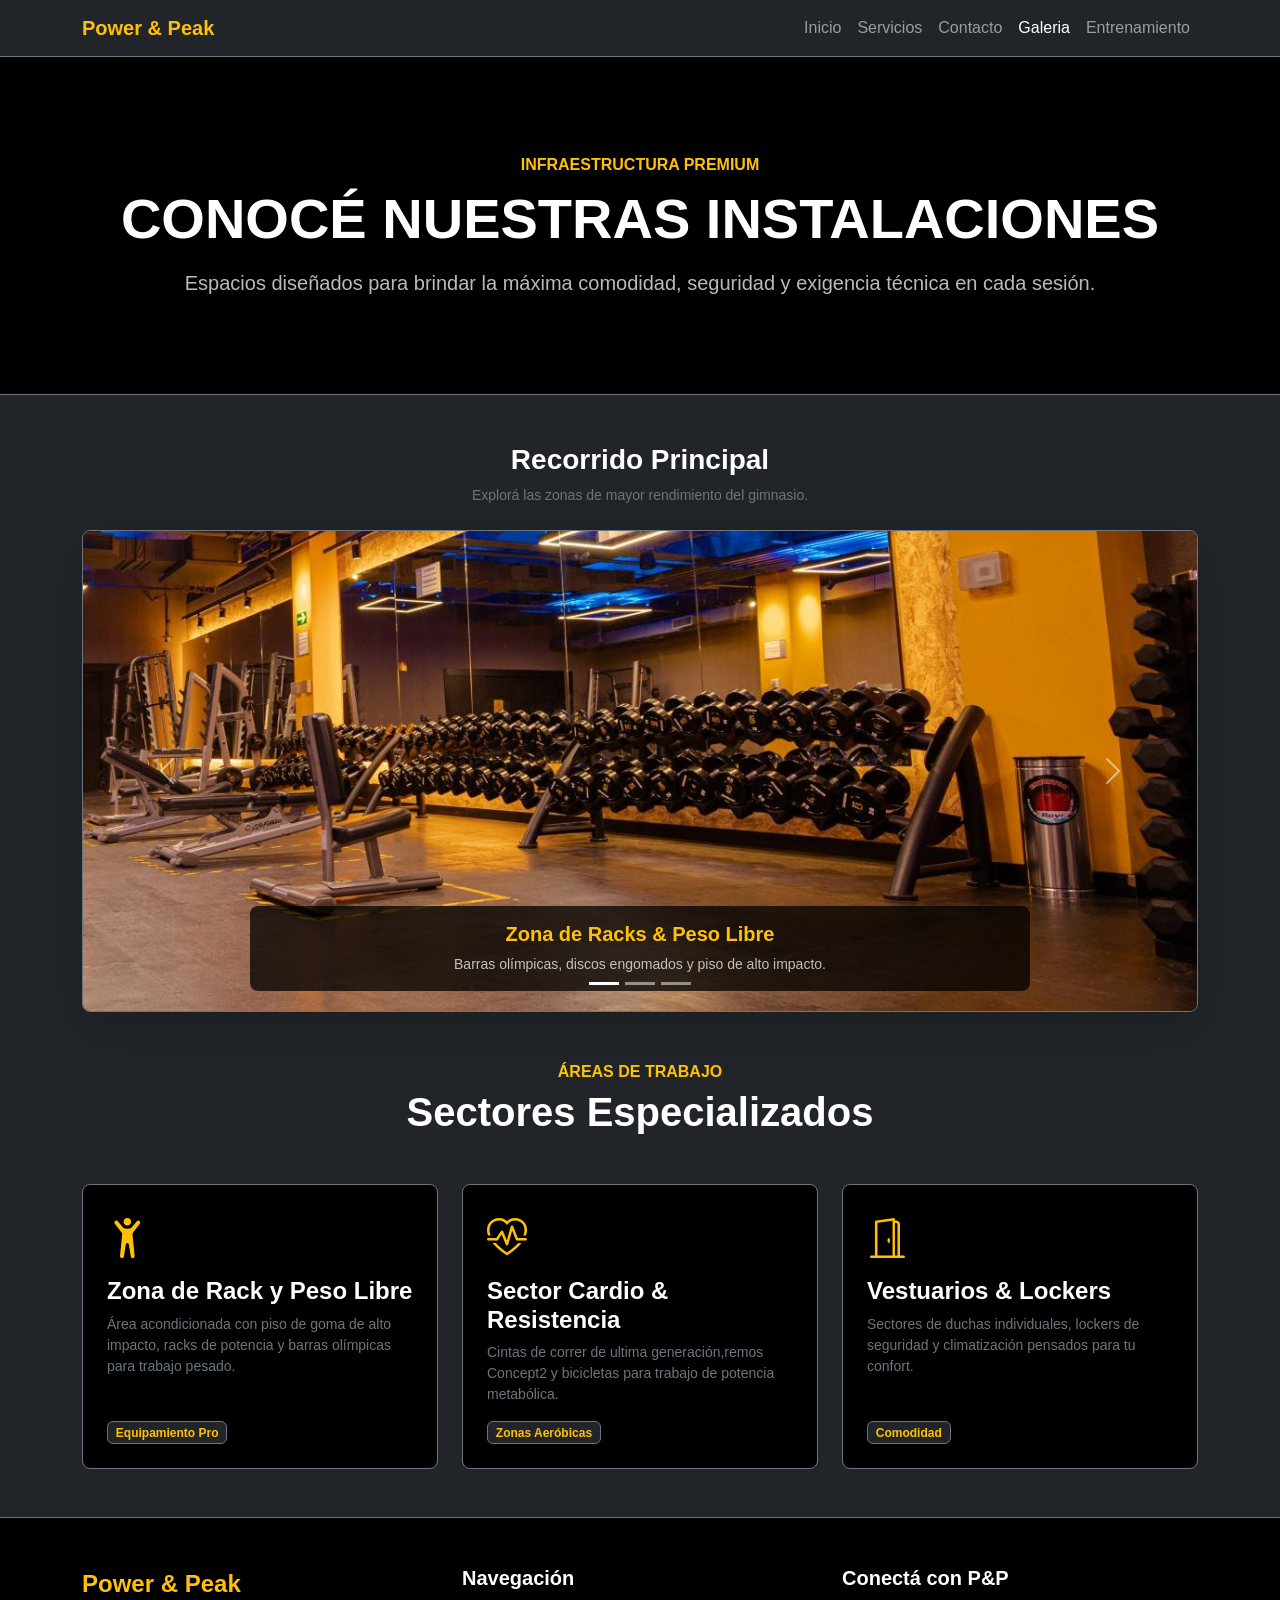
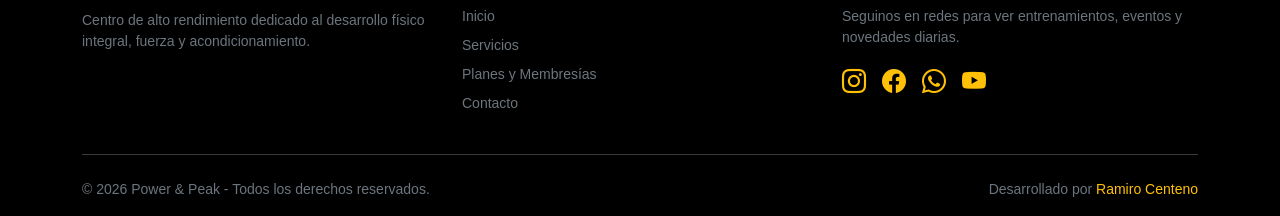
<file: pages/galeria.html>
<!DOCTYPE html>
<html lang="es">

<head>
    <meta charset="UTF-8">
    <meta name="viewport" content="width=device-width, initial-scale=1.0">
    <!-- Meta Etiquetas SEO -->
    <title>Galería e Instalaciones | Power & Peak Gymnastics</title>
    <meta name="description"
        content="Recorre las instalaciones de Power & Peak en Catamarca: área de racks, peso libre, cesped sintetico para functional, cardio y vestuarios de primer nivel.">
    <meta name="keywords"
        content="Galeria gimnasio, instalaciones Power and Peak, equipamiento fitness, pesas, racks, crossfit catamarca.">
    <meta name="author" content="Ramiro Centeno">
    <!-- Bootstrap 5 CSS -->
    <link href="https://cdn.jsdelivr.net/npm/bootstrap@5.3.8/dist/css/bootstrap.min.css" rel="stylesheet">
    <!-- Bootstrap Icons CDN -->
    <link rel="stylesheet" href="https://cdn.jsdelivr.net/npm/bootstrap-icons@1.11.3/font/bootstrap-icons.min.css">
    <!-- ESTILOS PROPIOS SCSS/CSS -->
    <link rel="stylesheet" href="../css/style.css">
    <!-- AOS CSS CDN -->
    <link href="https://unpkg.com/aos@2.3.1/dist/aos.css" rel="stylesheet">
</head>

<body class="bg-dark text-white">

    <!-- NAV / NAVEGACIÓN -->
    <nav class="navbar navbar-expand-lg navbar-dark bg-dark sticky-top border-bottom border-secondary">
        <div class="container">
            <a class="navbar-brand fw-bold text-warning" href="../index.html">Power & Peak</a>
            <button class="navbar-toggler" type="button" data-bs-toggle="collapse" data-bs-target="#navbarNav" aria-controls="navbarNav" aria-expanded="false" aria-label="Toggle navigation">
                <span class="navbar-toggler-icon"></span>
            </button>
            <div class="collapse navbar-collapse" id="navbarNav">
                <ul class="navbar-nav ms-auto">
                    <li class="nav-item"><a class="nav-link" href="../index.html">Inicio</a></li>
                    <li class="nav-item"><a class="nav-link" href="servicios.html">Servicios</a></li>
                    <li class="nav-item"><a class="nav-link" href="contacto.html">Contacto</a></li>
                    <li class="nav-item"><a class="nav-link active" href="galeria.html">Galeria</a></li>
                    <li class="nav-item"><a class="nav-link" href="entrenamiento.html">Entrenamiento</a></li>
                </ul>
            </div>
        </div>
    </nav>

    <!-- HEADER / HERO DE GALERIA -->
    <header class="py-5 bg-black text-center border-bottom border-secondary">
        <div class="container my-5" data-aos="zoom-in">
            <span class="text-warning text-uppercase fw-bold tracking-wide">Infraestructura Premium</span>
            <h1 class="display-4 fw-bold text-uppercase mt-2 mb-3">Conocé Nuestras Instalaciones</h1>
            <p class="lead mb-0 mx-auto text-light opacity-75">Espacios diseñados para brindar la máxima comodidad,
                seguridad y exigencia técnica en cada sesión.</p>
        </div>
    </header>

    <!-- MAIN / CONTENIDO PRINCIPAL -->
    <main class="py-5">
        <div class="container">

            <!-- SECCIÓN: CARRUSEL DESTACADO -->
            <section class="mb-5" data-aos="fade-up">
                <div class="text-center mb-4">
                    <h2 class="h3 fw-bold text-white">Recorrido Principal</h2>
                    <p class="text-secondary small">Explorá las zonas de mayor rendimiento del gimnasio.</p>
                </div>

                <div id="carouselGaleria"
                    class="carousel slide rounded-3 overflow-hidden border border-secondary shadow-lg"
                    data-bs-ride="carousel">
                    <div class="carousel-indicators">
                        <button type="button" data-bs-target="#carouselGaleria" data-bs-slide-to="0" class="active"
                            aria-current="true" aria-label="Slide 1"></button>
                        <button type="button" data-bs-target="#carouselGaleria" data-bs-slide-to="1"
                            aria-label="Slide 2"></button>
                        <button type="button" data-bs-target="#carouselGaleria" data-bs-slide-to="2"
                            aria-label="Slide 3"></button>
                    </div>

                    <div class="carousel-inner">
                        <div class="carousel-item active" style="max-height: 480px;">
                            <img src="../img/imagen-1-gimnasio-libre.jpg" class="d-block w-100 object-fit-cover"
                                alt="Zonas de Pesos Libres y Racks" style="height: 480px;">
                            <div class="carousel-caption d-none d-md-block bg-black bg-opacity-75 rounded-3 p-3">
                                <h3 class="h5 text-warning fw-bold">Zona de Racks & Peso Libre</h3>
                                <p class="small mb-0 text-light opacity-75">Barras olímpicas, discos engomados y piso de
                                    alto impacto.</p>
                            </div>
                        </div>

                        <div class="carousel-item" style="max-height: 480px;">
                            <img src="../img/Imagen-2-area-crossfit-y-funcional.jpg"
                                class="d-block w-100 object-fit-cover" alt="Área de Crossfit y Functional"
                                style="height: 480px;">
                            <div class="carousel-caption d-none d-md-block bg-black bg-opacity-75 rounded-3 p-3">
                                <h3 class="h5 text-warning fw-bold">Cesped Sintético & jaulas</h3>
                                <p class="small mb-0 text-light opacity-75">Espacio libre para trineos, kettlebells y
                                    WODs grupales.</p>
                            </div>
                        </div>

                        <div class="carousel-item" style="max-height: 480px;">
                            <img src="../img/imagen-3-recovery-cardio.jpg" class="d-block w-100 object-fit-cover"
                                alt="Sector Cardio & Recovery" style="height: 480px;">
                            <div class="carousel-caption d-none d-md-block bg-black bg-opacity-75 rounded-3 p-3">
                                <h3 class="h5 text-warning fw-bold">Equipamiento Cardio Concept2</h3>
                                <p class="small mb-0 text-light opacity-75">Remos de aire, assault bikes y cintas de
                                    alta resistencia.</p>
                            </div>
                        </div>
                    </div>
                    <button class="carousel-control-prev" type="button" data-bs-target="#carouselGaleria"
                        data-bs-slide="prev">
                        <span class="carousel-control-prev-icon" aria-hidden="true"></span>
                        <span class="visually-hidden">Anterior</span>
                    </button>
                    <button class="carousel-control-next" type="button" data-bs-target="#carouselGaleria"
                        data-bs-slide="next">
                        <span class="carousel-control-next-icon" aria-hidden="true"></span>
                        <span class="visually-hidden">Siguiente</span>
                    </button>
                </div>
            </section>
            <!-- SECCION: GRILLA DETALLADA DE SECTORES -->

            <section class="mt-5">
                <div class="text-center mb-5" data-aos="fade-up">
                    <span class="text-warning text-uppercase fw-bold tracking-wide">Áreas de Trabajo</span>
                    <h2 class="display-6 fw-bold mt-1">Sectores Especializados</h2>
                </div>

                <div class="row g-4">

                    <!-- Tarjeta 1 -->
                    <div class="col-12 col-md-4" data-aos="fade-up" data-aos-delay="100">
                        <article
                            class="p-4 rounded-3 bg-black border border-secondary h-100 d-flex flex-column justify-content-between">
                            <div>
                                <div class="text-warning fs-1 mb-2"><i class="bi bi-person-arms-up"></i></div>
                                <h3 class="h4 fw-bold text-white mb-2">Zona de Rack y Peso Libre</h3>
                                <p class="small text-secondary mb-0">Área acondicionada con piso de goma de alto
                                    impacto, racks de potencia y barras olímpicas para trabajo pesado.</p>
                            </div>
                            <span
                                class="badge bg-dark text-warning border border-secondary mt-3 w-fit align-self-start">Equipamiento
                                Pro</span>
                        </article>
                    </div>

                    <!-- Tarjeta 2 -->
                    <div class="col-12 col-md-4" data-aos="fade-up" data-aos-delay="200">
                        <article
                            class="p-4 rounded-3 bg-black border border-secondary h-100 d-flex flex-column justify-content-between">
                            <div>
                                <div class="text-warning fs-1 mb-2"><i class="bi bi-heart-pulse"></i></div>
                                <h3 class="h4 fw-bold text-white mb-2">Sector Cardio & Resistencia</h3>
                                <p class="small text-secondary mb-0">Cintas de correr de ultima generación,remos
                                    Concept2 y bicicletas para trabajo de potencia metabólica.</p>
                            </div>
                            <span
                                class="badge bg-dark text-warning border border-secondary mt-3 w-fit align-self-start">Zonas
                                Aeróbicas</span>
                        </article>
                    </div>

                    <!-- Tarjeta 3 -->
                    <div class="col-12 col-md-4" data-aos="fade-up" data-aos-delay="300">
                        <article
                            class="p-4 rounded-3 bg-black border border-secondary h-100 d-flex flex-column justify-content-between">
                            <div>
                                <div class="text-warning fs-1 mb-2"><i class="bi bi-door-open"></i></div>
                                <h3 class="h4 fw-bold text-white mb-2">Vestuarios & Lockers</h3>
                                <p class="small text-secondary mb-0">Sectores de duchas individuales, lockers de
                                    seguridad y climatización pensados para tu confort.</p>
                            </div>
                            <span
                                class="badge bg-dark text-warning border border-secondary mt-3 w-fit align-self-start">Comodidad</span>
                        </article>
                    </div>
                </div>
            </section>
        </div>
    </main>

    <!-- FOOTER / PIE DE PÁGINA -->
    <footer class="bg-black text-white pt-5 pb-3 border-top border-secondary">
        <div class="container">
            <div class="row g-4 mb-4">

                <!-- Columna 1: Marca -->
                <div class="col-12 col-md-4">
                    <a class="navbar-brand fw-bold text-warning fs-4 d-block mb-2" href="../index.html">Power & Peak</a>
                    <p class="small text-secondary">
                        Centro de alto rendimiento dedicado al desarrollo físico integral, fuerza y acondicionamiento.
                    </p>
                </div>

                <!-- Columna 2: Navegación Rápida -->
                <div class="col-12 col-md-4">
                    <h5 class="text-white fw-semibold mb-3">Navegación</h5>
                    <ul class="list-unstyled small">
                        <li class="mb-2"><a href="../index.html"
                                class="text-secondary text-decoration-none hover-warning">Inicio</a></li>
                        <li class="mb-2"><a href="servicios.html"
                                class="text-secondary text-decoration-none hover-warning">Servicios</a></li>
                        <li class="mb-2"><a href="entrenamiento.html"
                                class="text-secondary text-decoration-none hover-warning">Planes y Membresías</a></li>
                        <li class="mb-2"><a href="contacto.html"
                                class="text-secondary text-decoration-none hover-warning">Contacto</a></li>
                    </ul>
                </div>

                <!-- Columna 3: Redes Sociales -->
                <div class="col-12 col-md-4">
                    <h5 class="text-white fw-semibold mb-3">Conectá con P&P</h5>
                    <p class="small text-secondary mb-3">Seguinos en redes para ver entrenamientos, eventos y novedades
                        diarias.</p>
                    <div class="d-flex gap-3">
                        <a href="https://instagram.com" target="_blank" class="text-warning fs-4"
                            aria-label="Instagram"><i class="bi bi-instagram"></i></a>
                        <a href="https://facebook.com" target="_blank" class="text-warning fs-4"
                            aria-label="Facebook"><i class="bi bi-facebook"></i></a>
                        <a href="https://whatsapp.com" target="_blank" class="text-warning fs-4"
                            aria-label="WhatsApp"><i class="bi bi-whatsapp"></i></a>
                        <a href="https://youtube.com" target="_blank" class="text-warning fs-4" aria-label="YouTube"><i
                                class="bi bi-youtube"></i></a>
                    </div>
                </div>

            </div>

            <hr class="border-secondary opacity-50">

            <!-- Copyright -->
            <div class="row align-items-center small text-secondary pt-2">
                <div class="col-md-6 text-center text-md-start">
                    &copy; 2026 Power & Peak - Todos los derechos reservados.
                </div>
                <div class="col-md-6 text-center text-md-end mt-2 mt-md-0">
                    Desarrollado por <span class="text-warning">Ramiro Centeno</span>
                </div>
            </div>
        </div>
    </footer>
    <script src="https://cdn.jsdelivr.net/npm/bootstrap@5.3.8/dist/js/bootstrap.bundle.min.js"></script>
    <!-- AOS JS CDN -->
    <script src="https://unpkg.com/aos@2.3.1/dist/aos.js"></script>
    <!-- Scrip para inicializar animaciones -->
    <script>
        AOS.init({
            duration: 800,  // Duracion de la animacion en milisegundos (0.8s)
            once: true  // Para que la animacion ocurra una sola vez al bajar
        });
    </script>
</body>

</html>
</file>
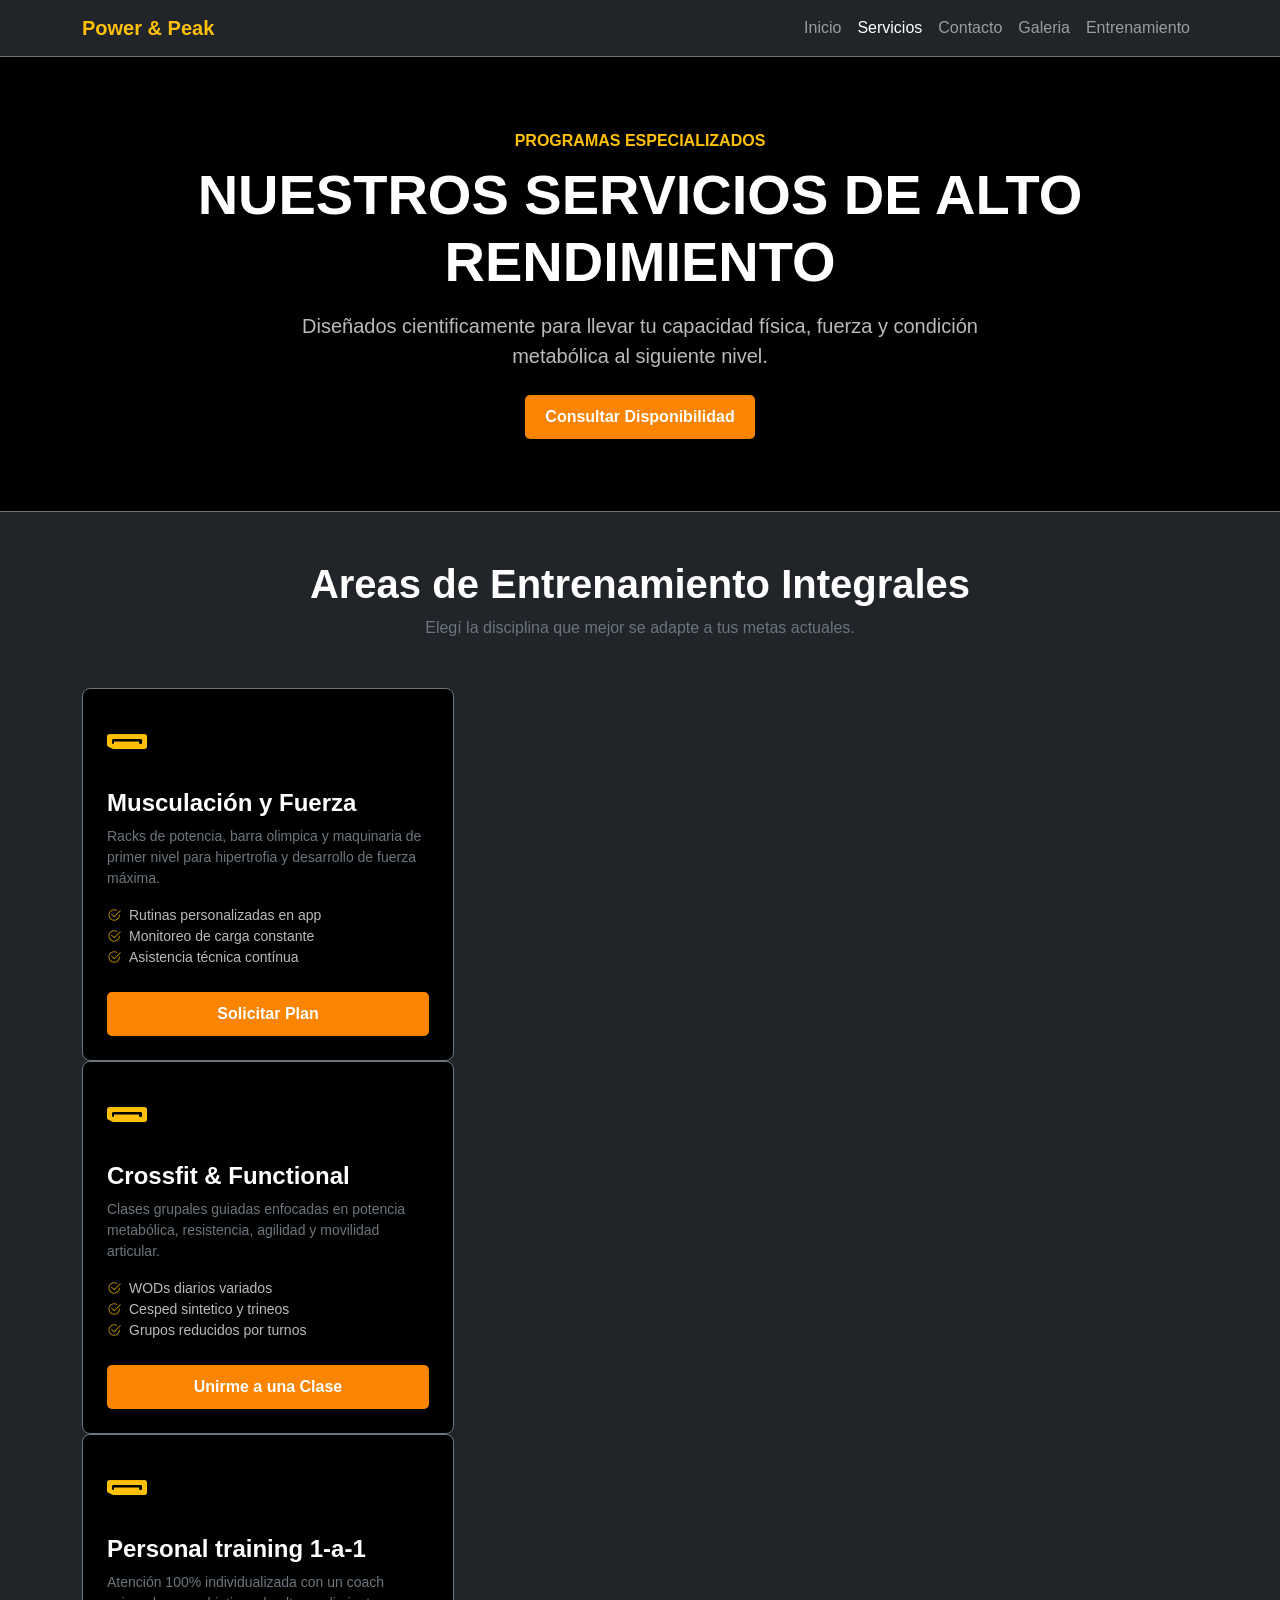
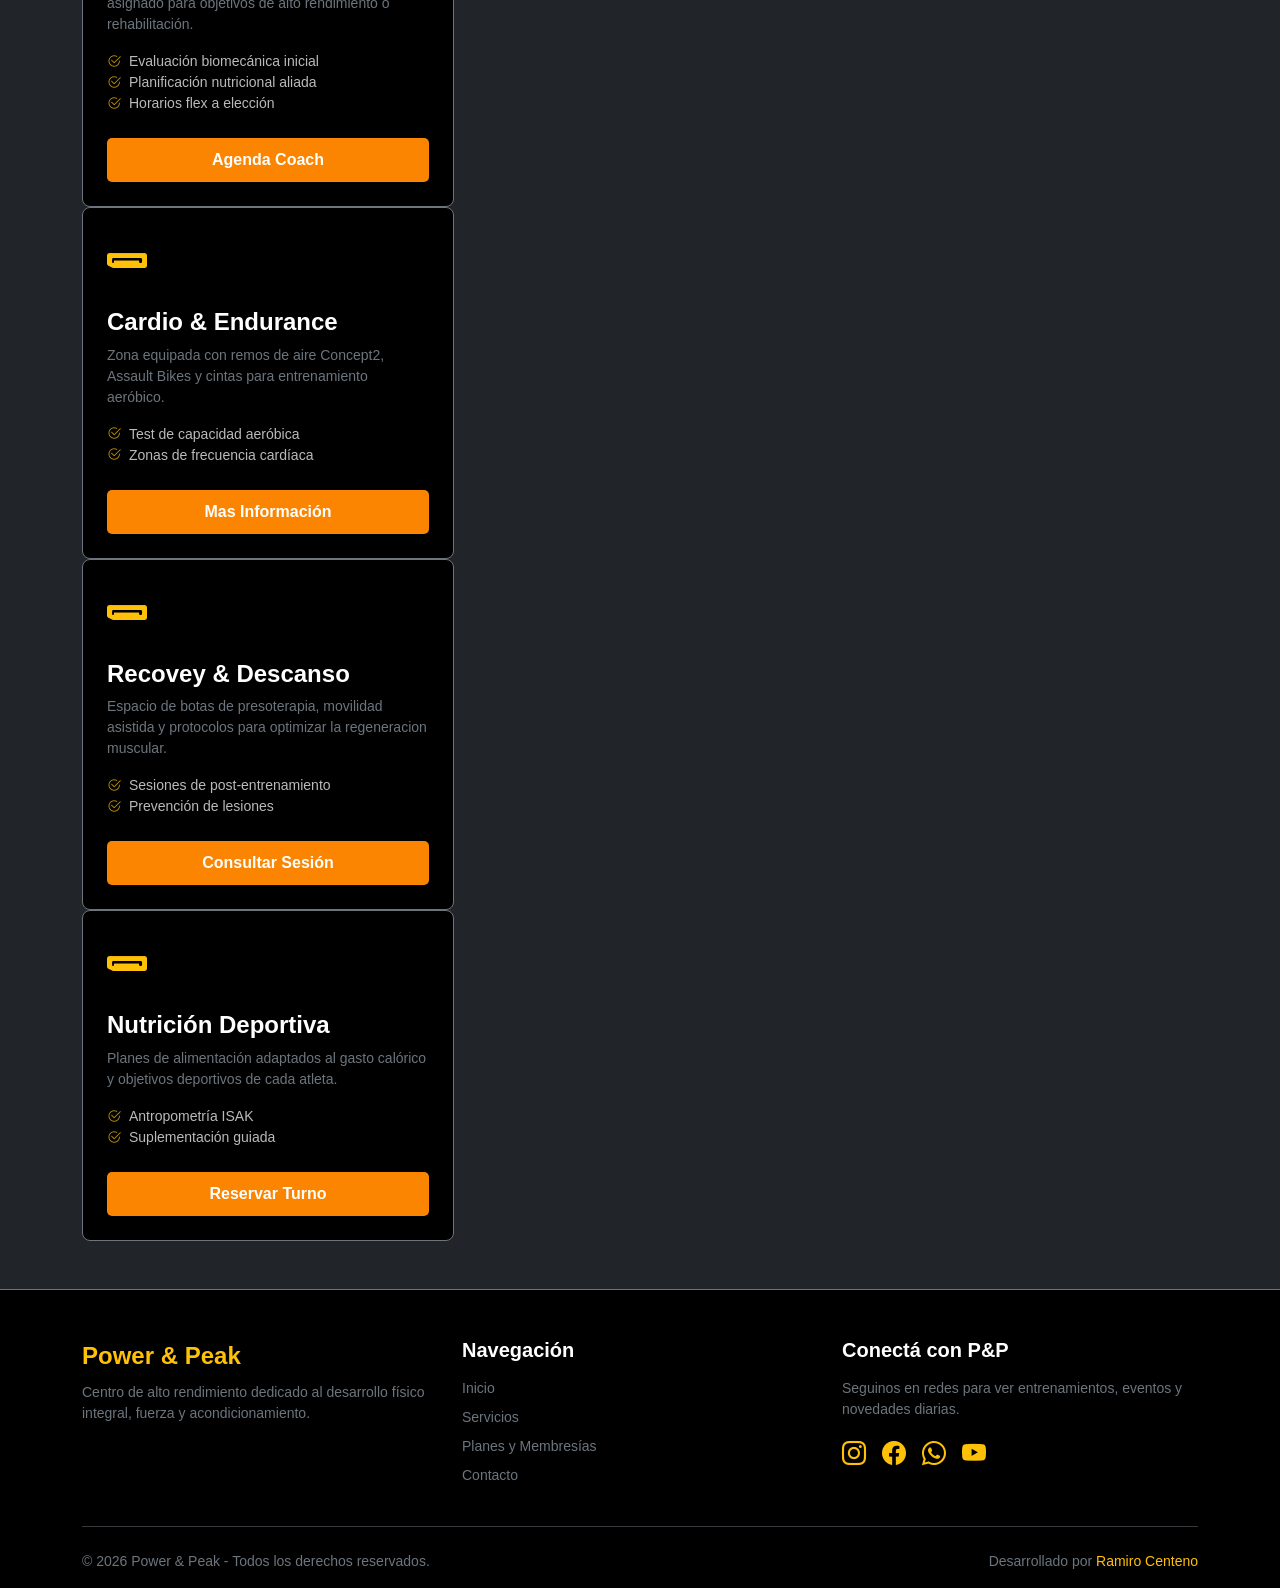
<file: pages/servicios.html>
<!DOCTYPE html>
<html lang="es">

<head>
    <meta charset="UTF-8">
    <meta name="viewport" content="width=device-width, initial-scale=1.0">
    <!-- Metas Etiquetas SEO -->
    <title>Servicios y Programas | Power & Peak</title>
    <meta name="description"
        content="Conoce nuestros servicios de alto rendimiento: musculacion, functional, training, personal training y recovery guiados por profesionales.">
    <meta name="keywords"
        content="servicios, gimnasio, musculacion, crossfit, entrenamiento funcional, personal trainer, recovery.">
    <meta name="author" content="Ramiro Centeno">
    <!-- Bootstrap 5 CSS -->
    <link href="https://cdn.jsdelivr.net/npm/bootstrap@5.3.8/dist/css/bootstrap.min.css" rel="stylesheet">
    <!-- Bootstrap Icons CDN -->
    <link rel="stylesheet" href="https://cdn.jsdelivr.net/npm/bootstrap-icons@1.11.3/font/bootstrap-icons.min.css">
    <!-- ESTILOS PROPIOS SCSS/CSS -->
    <link rel="stylesheet" href="../css/style.css">
    <!-- AOS CSS CDN -->
    <link href="https://unpkg.com/aos@2.3.1/dist/aos.css" rel="stylesheet">
</head>

<body class="bg-dark text-white">

    <!-- NAV / NAVEGACIÓN -->
    <nav class="navbar navbar-expand-lg navbar-dark bg-dark sticky-top border-bottom border-secondary">
        <div class="container">
            <a class="navbar-brand fw-bold text-warning" href="../index.html">Power & Peak</a>
            <!-- BOTON HAMBURGUESA PARA MOBILE -->
            <button class="navbar-toggler" type="button" data-bs-toggle="collapse" data-bs-target="#navbarNav"
                aria-controls="navbarNav" aria-expanded="false" aria-label="Toggle navigation">
                <span class="navbar-toggler-icon"></span>
            </button>

            <!-- ENLACES DE NAVEGACION -->
            <div class="collapse navbar-collapse" id="navbarNav">
                <ul class="navbar-nav ms-auto">
                    <li class="nav-item"><a class="nav-link" href="../index.html">Inicio</a></li>
                    <li class="nav-item"><a class="nav-link active" href="servicios.html">Servicios</a></li>
                    <li class="nav-item"><a class="nav-link" href="contacto.html">Contacto</a></li>
                    <li class="nav-item"><a class="nav-link" href="galeria.html">Galeria</a></li>
                    <li class="nav-item"><a class="nav-link" href="entrenamiento.html">Entrenamiento</a></li>
                </ul>
            </div>
        </div>
    </nav>

    <!-- HEADER - HERO DE SERVICIOS -->
    <header class="py-5 bg-black text-center border-bottom border-secondary">
        <div class="container my-4" data-aos="zoom-in">
            <span class="text-warning text-uppercase fw-bold tracking-wide">Programas Especializados</span>
            <h1 class="display-4 fw-bold text-uppercase mt-2 mb-3">Nuestros Servicios de alto Rendimiento</h1>
            <p class="lead mb-4 mx-auto style-hero-text text-light opacity-75" style="max-width: 700px;">Diseñados
                cientificamente para llevar tu capacidad física, fuerza y condición metabólica al siguiente nivel.</p>
            <a href="contacto.html" class="btn-custom">Consultar Disponibilidad</a>
        </div>
    </header>

    <!-- MAIN / CONTENIDO PRINCIAPAL -->
    <main class="py-5">
        <div class="container">

            <div class="text-center mb-5" data-aos="fade-up">
                <h2 class="display-6 fw-bold">Areas de Entrenamiento Integrales</h2>
                <p class="text-secondary">Elegí la disciplina que mejor se adapte a tus metas actuales.</p>
            </div>
            <!-- GRILLA DE SERVICIOS DETALLADOS -->
            <div>
                <!-- Servicio 1: Musculación -->
                <div class="col-12 col-md-6 col-lg-4" data-aos="fade-up" data-aos-delay="100">
                    <article
                        class="p-4 rounded-3 bg-black border border-secondary h-100 d-flex flex-column justify-content-between">
                        <div>
                            <div class="text-warning fs-1 mb-3"><i class="bi bi-displayport-fill"></i></div>
                            <h3 class="h4 fw-bold text-white mb-2">Musculación y Fuerza</h3>
                            <p class="small text-secondary mb-3">Racks de potencia, barra olimpica y maquinaria de
                                primer nivel para hipertrofia y desarrollo de fuerza máxima.</p>
                            <ul class="list-unstyled small text-light opacity-75 mb-4">
                                <li><i class="bi bi-check2-circle text-warning me-2"></i>Rutinas personalizadas en app
                                </li>
                                <li><i class="bi bi-check2-circle text-warning me-2"></i>Monitoreo de carga constante
                                </li>
                                <li><i class="bi bi-check2-circle text-warning me-2"></i>Asistencia técnica contínua
                                </li>
                            </ul>
                        </div>
                        <a href="contacto.html" class="btn-custom w-100 text-center">Solicitar Plan</a>
                    </article>
                </div>

                <!-- Servicio 2: Crossfit & Functional -->
                <div class="col-12 col-md-6 col-lg-4" data-aos="fade-up" data-aos-delay="100">
                    <article
                        class="p-4 rounded-3 bg-black border border-secondary h-100 d-flex flex-column justify-content-between">
                        <div>
                            <div class="text-warning fs-1 mb-3"><i class="bi bi-displayport-fill"></i></div>
                            <h3 class="h4 fw-bold text-white mb-2">Crossfit & Functional</h3>
                            <p class="small text-secondary mb-3">Clases grupales guiadas enfocadas en potencia
                                metabólica,
                                resistencia, agilidad y movilidad articular.</p>
                            <ul class="list-unstyled small text-light opacity-75 mb-4">
                                <li><i class="bi bi-check2-circle text-warning me-2"></i>WODs diarios variados</li>
                                <li><i class="bi bi-check2-circle text-warning me-2"></i>Cesped sintetico y trineos</li>
                                <li><i class="bi bi-check2-circle text-warning me-2"></i>Grupos reducidos por turnos
                                </li>
                            </ul>
                        </div>
                        <a href="contacto.html" class="btn-custom w-100 text-center">Unirme a una Clase</a>
                    </article>
                </div>

                <!-- Servicio 3: Personal Training -->
                <div class="col-12 col-md-6 col-lg-4" data-aos="fade-up" data-aos-delay="200">
                    <article
                        class="p-4 rounded-3 bg-black border border-secondary h-100 d-flex flex-column justify-content-between">
                        <div>
                            <div class="text-warning fs-1 mb-3"><i class="bi bi-displayport-fill"></i></div>
                            <h3 class="h4 fw-bold text-white mb-2">Personal training 1-a-1</h3>
                            <p class="small text-secondary mb-3">Atención 100% individualizada con un coach asignado
                                para
                                objetivos de alto rendimiento o rehabilitación.</p>
                            <ul class="list-unstyled small text-light opacity-75 mb-4">
                                <li><i class="bi bi-check2-circle text-warning me-2"></i>Evaluación biomecánica inicial
                                </li>
                                <li><i class="bi bi-check2-circle text-warning me-2"></i>Planificación nutricional
                                    aliada
                                </li>
                                <li><i class="bi bi-check2-circle text-warning me-2"></i>Horarios flex a elección</li>
                            </ul>
                        </div>
                        <a href="contacto.html" class="btn-custom w-100 text-center">Agenda Coach</a>
                    </article>
                </div>

                <!-- Servicio 4: Cardio & Movility -->
                <div class="col-12 col-md-6 col-lg-4" data-aos="fade-up" data-aos-delay="200">
                    <article
                        class="p-4 rounded-3 bg-black border border-secondary h-100 d-flex flex-column justify-content-between">
                        <div>
                            <div class="text-warning fs-1 mb-3"><i class="bi bi-displayport-fill"></i></div>
                            <h3 class="h4 fw-bold text-white mb-2">Cardio & Endurance</h3>
                            <p class="small text-secondary mb-3">Zona equipada con remos de aire Concept2, Assault Bikes
                                y
                                cintas para entrenamiento aeróbico.</p>
                            <ul class="list-unstyled small text-light opacity-75 mb-4">
                                <li><i class="bi bi-check2-circle text-warning me-2"></i>Test de capacidad aeróbica</li>
                                <li><i class="bi bi-check2-circle text-warning me-2"></i>Zonas de frecuencia cardíaca
                                </li>
                            </ul>
                        </div>
                        <a href="contacto.html" class="btn-custom w-100 text-center">Mas Información</a>
                    </article>
                </div>

                <!-- Servicio 5: Recovery & Fisioterapia -->
                <div class="col-12 col-md-6 col-lg-4" data-aos="fade-up" data-aos-delay="200">
                    <article
                        class="p-4 rounded-3 bg-black border border-secondary h-100 d-flex flex-column justify-content-between">
                        <div>
                            <div class="text-warning fs-1 mb-3"><i class="bi bi-displayport-fill"></i></div>
                            <h3 class="h4 fw-bold text-white mb-2">Recovey & Descanso</h3>
                            <p class="small text-secondary mb-3">Espacio de botas de presoterapia, movilidad asistida y
                                protocolos para optimizar la regeneracion muscular.</p>
                            <ul class="list-unstyled small text-light opacity-75 mb-4">
                                <li><i class="bi bi-check2-circle text-warning me-2"></i>Sesiones de post-entrenamiento
                                </li>
                                <li><i class="bi bi-check2-circle text-warning me-2"></i>Prevención de lesiones</li>
                            </ul>
                        </div>
                        <a href="contacto.html" class="btn-custom w-100 text-center">Consultar Sesión</a>
                    </article>
                </div>

                <!-- Servicio 6: Asesoría Nutricional -->
                <div class="col-12 col-md-6 col-lg-4" data-aos="fade-up" data-aos-delay="200">
                    <article
                        class="p-4 rounded-3 bg-black border border-secondary h-100 d-flex flex-column justify-content-between">
                        <div>
                            <div class="text-warning fs-1 mb-3"><i class="bi bi-displayport-fill"></i></div>
                            <h3 class="h4 fw-bold text-white mb-2">Nutrición Deportiva</h3>
                            <p class="small text-secondary mb-3">Planes de alimentación adaptados al gasto calórico y
                                objetivos deportivos de cada atleta.</p>
                            <ul class="list-unstyled small text-light opacity-75 mb-4">
                                <li><i class="bi bi-check2-circle text-warning me-2"></i>Antropometría ISAK</li>
                                <li><i class="bi bi-check2-circle text-warning me-2"></i>Suplementación guiada</li>
                            </ul>
                        </div>
                        <a href="contacto.html" class="btn-custom w-100 text-center">Reservar Turno</a>
                    </article>
                </div>

            </div>
        </div>
    </main>

    <!-- FOOTER / PIE DE PÁGINA -->
    <footer class="bg-black text-white pt-5 pb-3 border-top border-secondary">
        <div class="container">
            <div class="row g-4 mb-4">
                
                <!-- Columna 1: Marca -->
                <div class="col-12 col-md-4">
                    <a class="navbar-brand fw-bold text-warning fs-4 d-block mb-2" href="../index.html">Power & Peak</a>
                    <p class="small text-secondary">
                        Centro de alto rendimiento dedicado al desarrollo físico integral, fuerza y acondicionamiento.
                    </p>
                </div>

                <!-- Columna 2: Navegación Rápida -->
                <div class="col-12 col-md-4">
                    <h5 class="text-white fw-semibold mb-3">Navegación</h5>
                    <ul class="list-unstyled small">
                        <li class="mb-2"><a href="../index.html" class="text-secondary text-decoration-none hover-warning">Inicio</a></li>
                        <li class="mb-2"><a href="servicios.html" class="text-secondary text-decoration-none hover-warning">Servicios</a></li>
                        <li class="mb-2"><a href="entrenamiento.html" class="text-secondary text-decoration-none hover-warning">Planes y Membresías</a></li>
                        <li class="mb-2"><a href="contacto.html" class="text-secondary text-decoration-none hover-warning">Contacto</a></li>
                    </ul>
                </div>

                <!-- Columna 3: Redes Sociales -->
                <div class="col-12 col-md-4">
                    <h5 class="text-white fw-semibold mb-3">Conectá con P&P</h5>
                    <p class="small text-secondary mb-3">Seguinos en redes para ver entrenamientos, eventos y novedades diarias.</p>
                    <div class="d-flex gap-3">
                        <a href="https://instagram.com" target="_blank" class="text-warning fs-4" aria-label="Instagram"><i class="bi bi-instagram"></i></a>
                        <a href="https://facebook.com" target="_blank" class="text-warning fs-4" aria-label="Facebook"><i class="bi bi-facebook"></i></a>
                        <a href="https://whatsapp.com" target="_blank" class="text-warning fs-4" aria-label="WhatsApp"><i class="bi bi-whatsapp"></i></a>
                        <a href="https://youtube.com" target="_blank" class="text-warning fs-4" aria-label="YouTube"><i class="bi bi-youtube"></i></a>
                    </div>
                </div>

            </div>

            <hr class="border-secondary opacity-50">

            <!-- Copyright -->
            <div class="row align-items-center small text-secondary pt-2">
                <div class="col-md-6 text-center text-md-start">
                    &copy; 2026 Power & Peak - Todos los derechos reservados.
                </div>
                <div class="col-md-6 text-center text-md-end mt-2 mt-md-0">
                    Desarrollado por <span class="text-warning">Ramiro Centeno</span>
                </div>
            </div>
        </div>
    </footer>
    <script src="https://cdn.jsdelivr.net/npm/bootstrap@5.3.8/dist/js/bootstrap.bundle.min.js"></script>
    <!-- AOS JS CDN -->
    <script src="https://unpkg.com/aos@2.3.1/dist/aos.js"></script>
    <!-- Scrip para inicializar animaciones -->
    <script>
        AOS.init({
            duration: 800,  // Duracion de la animacion en milisegundos (0.8s)
            once: true  // Para que la animacion ocurra una sola vez al bajar
        });
    </script>
</body>

</html>
</file>
<file: css/style.css>
@charset "UTF-8";
.btn-custom {
  display: inline-block;
  padding: 10px 20px;
  background-color: #fb8500;
  color: #fff;
  text-decoration: none;
  border-radius: 5px;
  font-weight: bold;
  border: none;
  cursor: pointer;
  transition: background-color 0.3s ease;
}
.btn-custom:hover {
  background-color: rgb(255, 157.2151394422, 47);
  color: #fff;
}

.cards-container {
  display: flex;
  flex-wrap: wrap;
  gap: 20px;
  justify-content: center;
  margin-top: 20px;
}

.custom-card {
  flex: 1 1 300px;
  background-color: rgb(19.0272727273, 39.5181818182, 61.4727272727);
  border: 1px solid rgb(31.0818181818, 64.5545454545, 100.4181818182);
  border-radius: 8px;
  padding: 20px;
}
.custom-card h3 {
  color: #ffb703;
  margin-bottom: 10px;
}
.custom-card p {
  color: rgb(141.2181818182, 179.1454545455, 219.7818181818);
  line-height: 1.5;
}

/* Estilos para la sección Hero */
.hero-section {
  position: relative;
  min-height: 75vh;
  padding: 80px 20px;
  background: linear-gradient(135deg, rgba(15, 23, 42, 0.9), rgba(30, 41, 59, 0.85)), url(../img/img-hero.jpg) center/cover no-repeat;
  border-bottom: 3px solid #ffb703;
}
.hero-section .hero-content {
  max-width: 800px;
}
.hero-section .hero-content h1 {
  letter-spacing: 1px;
  text-shadow: 2px 2px 10px rgba(0, 0, 0, 0.7);
}
.hero-section .hero-content .style-hero-text {
  color: #e2e8f0;
  font-size: 1.25rem;
}

* {
  margin: 0;
  padding: 0;
  box-sizing: border-box;
}

body {
  font-family: "Arial", sans-serif;
  background-color: #0d1b2a;
  color: #f8f9fa;
}/*# sourceMappingURL=style.css.map */
</file>
